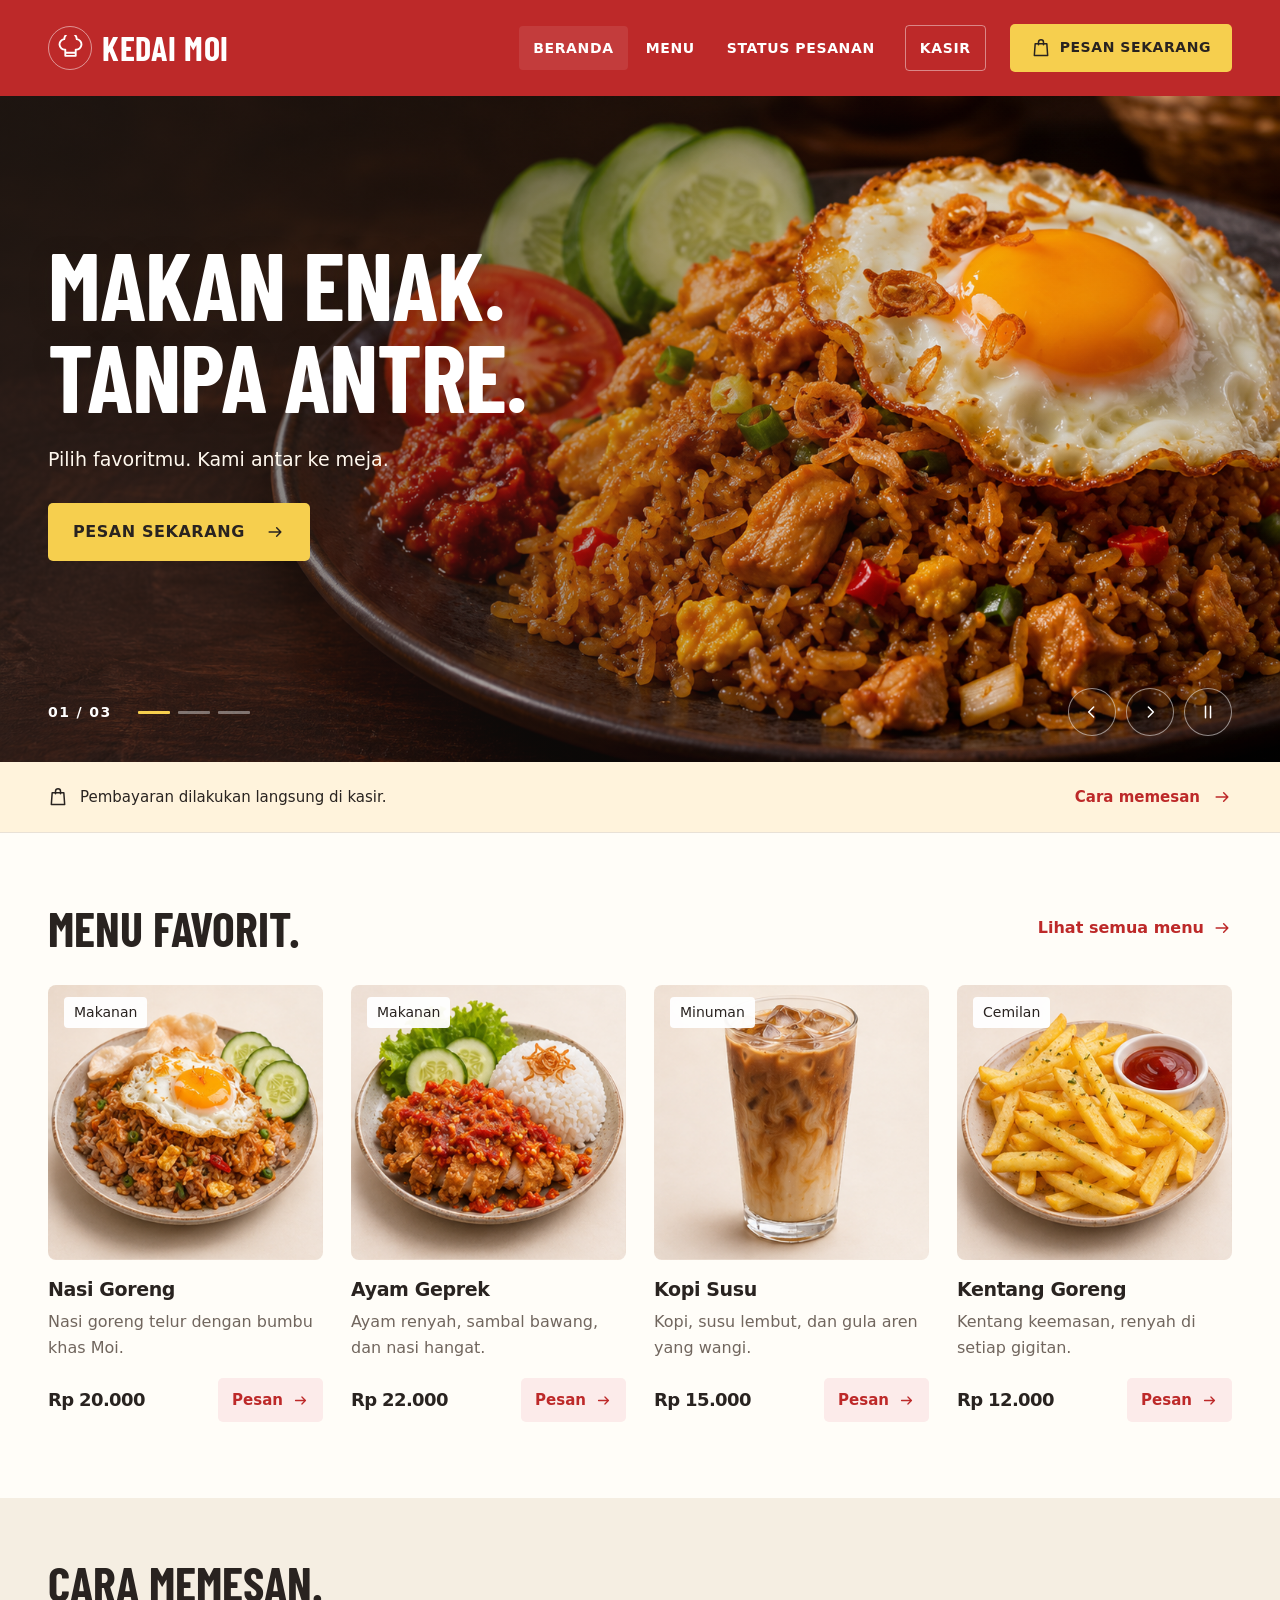
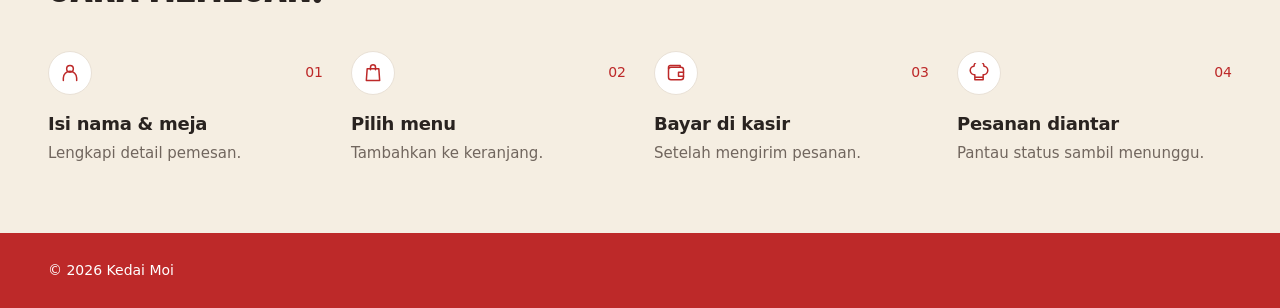
<file: index.html>
<!doctype html>
<html lang="id">
  <head>
    <meta charset="UTF-8" />
    <meta name="viewport" content="width=device-width, initial-scale=1" />
    <meta
      name="description"
      content="Kedai Moi — pilih menu favorit, pesan dari meja, dan pantau pesanan. Pembayaran langsung di kasir."
    />
    <meta name="theme-color" content="#bd2929" />
    <title>Beranda — Kedai Moi</title>
    <link rel="icon" href="img/favicon.svg" type="image/svg+xml" />
    <link rel="stylesheet" href="css/style.css" />
  </head>
  <body data-halaman="index">
    <a class="skip-link" href="#utama">Lewati ke konten</a>
    <header class="navbar">
      <div class="wadah">
        <a class="merek" href="index.html" aria-label="Kedai Moi, beranda"
          ><span class="logo"
            ><svg class="ikon" viewBox="0 0 24 24" aria-hidden="true">
              <path
                d="M7 14a5 5 0 0 1-1-10 6 6 0 0 1 12 0 5 5 0 0 1-1 10v6H7v-6Zm0 3h10"
              /></svg></span
          ><span>kedai moi</span></a
        >
        <nav class="nav-links" id="navigasi" aria-label="Navigasi utama">
          <a href="index.html" class="aktif" aria-current="page">Beranda</a
          ><a href="pesan.html">Menu</a><a href="status.html">Status Pesanan</a
          ><a href="dashboard.html" class="admin-link">Kasir</a>
        </nav>
        <div class="nav-kanan">
          <a
            aria-label="Pesan sekarang"
            class="tombol tombol-kuning pesan-cepat"
            href="pesan.html"
            ><svg class="ikon" viewBox="0 0 24 24" aria-hidden="true">
              <path d="M5 7h14l1 14H4L5 7Z" />
              <path d="M9 8V5a3 3 0 0 1 6 0v3" /></svg
            ><span>Pesan sekarang</span></a
          >
          <button
            class="hamburger"
            id="buka-navigasi"
            aria-expanded="false"
            aria-controls="navigasi"
            aria-label="Buka navigasi"
          >
            <svg class="ikon" viewBox="0 0 24 24" aria-hidden="true">
              <path d="M4 6h16M4 12h16M4 18h16" />
            </svg>
          </button>
        </div>
      </div>
    </header>
    <main id="utama">
      <section
        class="carousel"
        id="carousel-beranda"
        role="region"
        aria-roledescription="carousel"
        aria-label="Pilihan menu Kedai Moi"
        tabindex="0"
      >
        <h1 id="hero-judul" class="sr-only">
          Kedai Moi — makan enak tanpa antre
        </h1>
        <article
          id="slide-1"
          class="carousel-slide"
          aria-roledescription="slide"
          aria-label="1 dari 3"
        >
          <img
            class="carousel-foto"
            src="img/menu/hero-nasi.png"
            alt="Nasi goreng dengan telur, sambal, dan irisan timun."
            width="1672"
            height="941"
            fetchpriority="high"
            decoding="async"
          />
          <div class="carousel-tirai"></div>
          <div class="carousel-isi wadah">
            <div class="carousel-copy">
              <h2>MAKAN ENAK.<br />TANPA ANTRE.</h2>
              <p>Pilih favoritmu. Kami antar ke meja.</p>
              <a class="tombol tombol-kuning" href="pesan.html"
                >Pesan sekarang
                <svg class="ikon" viewBox="0 0 24 24" aria-hidden="true">
                  <path d="M5 12h14m-5-5 5 5-5 5" /></svg
              ></a>
            </div>
          </div>
        </article>
        <article
          id="slide-2"
          class="carousel-slide"
          aria-roledescription="slide"
          aria-label="2 dari 3"
          hidden
        >
          <img
            class="carousel-foto"
            src="img/menu/hero-minuman.png"
            alt="Kopi susu dingin dan es jeruk segar."
            width="1672"
            height="941"
            fetchpriority="low"
            decoding="async"
          />
          <div class="carousel-tirai"></div>
          <div class="carousel-isi wadah">
            <div class="carousel-copy">
              <h2>SEGARNYA,<br />BIKIN BETAH.</h2>
              <p>Kopi susu atau es jeruk? Pilihan ada di kamu.</p>
              <a class="tombol tombol-kuning" href="pesan.html"
                >Pilih minuman
                <svg class="ikon" viewBox="0 0 24 24" aria-hidden="true">
                  <path d="M5 12h14m-5-5 5 5-5 5" /></svg
              ></a>
            </div>
          </div>
        </article>
        <article
          id="slide-3"
          class="carousel-slide"
          aria-roledescription="slide"
          aria-label="3 dari 3"
          hidden
        >
          <img
            class="carousel-foto"
            src="img/menu/hero-cemilan.png"
            alt="Kentang goreng renyah dan dimsum ayam."
            width="1672"
            height="941"
            fetchpriority="low"
            decoding="async"
          />
          <div class="carousel-tirai"></div>
          <div class="carousel-isi wadah">
            <div class="carousel-copy">
              <h2>TEMAN SANTAI.<br />PAS DI HATI.</h2>
              <p>Cemilan hangat untuk menemani obrolan.</p>
              <a class="tombol tombol-kuning" href="pesan.html"
                >Lihat menu
                <svg class="ikon" viewBox="0 0 24 24" aria-hidden="true">
                  <path d="M5 12h14m-5-5 5 5-5 5" /></svg
              ></a>
            </div>
          </div>
        </article>
        <div class="carousel-controls wadah">
          <div class="carousel-posisi">
            <span id="nomor-slide">01 / 03</span>
            <div class="carousel-titik-grup" aria-label="Pilih slide">
              <button
                type="button"
                class="carousel-titik aktif"
                data-slide="0"
                aria-label="Tampilkan slide 1"
                aria-controls="slide-1"
                aria-pressed="true"
              ></button
              ><button
                type="button"
                class="carousel-titik"
                data-slide="1"
                aria-label="Tampilkan slide 2"
                aria-controls="slide-2"
                aria-pressed="false"
              ></button
              ><button
                type="button"
                class="carousel-titik"
                data-slide="2"
                aria-label="Tampilkan slide 3"
                aria-controls="slide-3"
                aria-pressed="false"
              ></button>
            </div>
          </div>
          <div class="carousel-panah">
            <button
              type="button"
              id="slide-sebelumnya"
              class="kontrol-carousel"
              aria-label="Slide sebelumnya"
            >
              <svg class="ikon" viewBox="0 0 24 24" aria-hidden="true">
                <path d="m14 6-6 6 6 6" />
              </svg></button
            ><button
              type="button"
              id="slide-berikutnya"
              class="kontrol-carousel"
              aria-label="Slide berikutnya"
            >
              <svg class="ikon" viewBox="0 0 24 24" aria-hidden="true">
                <path d="m10 6 6 6-6 6" />
              </svg></button
            ><button
              type="button"
              id="putar-carousel"
              class="kontrol-carousel"
              aria-label="Jeda carousel"
            >
              <svg class="ikon" viewBox="0 0 24 24" aria-hidden="true">
                <path d="M9 5v14M15 5v14" />
              </svg>
            </button>
          </div>
        </div>
        <p
          class="sr-only"
          id="status-carousel"
          aria-live="off"
          aria-atomic="true"
        >
          Slide 1 dari 3.
        </p>
      </section>
      <div class="info-pemesanan">
        <div class="wadah">
          <p>
            <svg class="ikon" viewBox="0 0 24 24" aria-hidden="true">
              <path d="M5 7h14l1 14H4L5 7Z" />
              <path d="M9 8V5a3 3 0 0 1 6 0v3" />
            </svg>
            Pembayaran dilakukan langsung di kasir.
          </p>
          <a href="#cara-pesan"
            >Cara memesan
            <svg class="ikon" viewBox="0 0 24 24" aria-hidden="true">
              <path d="M5 12h14m-5-5 5 5-5 5" /></svg
          ></a>
        </div>
      </div>
      <section
        class="bagian wadah menu-beranda"
        aria-labelledby="unggulan-judul"
      >
        <div class="judul-baris">
          <div>
            <h2 id="unggulan-judul">MENU FAVORIT.</h2>
          </div>
          <a class="tautan" href="pesan.html"
            >Lihat semua menu
            <svg class="ikon" viewBox="0 0 24 24" aria-hidden="true">
              <path d="M5 12h14m-5-5 5 5-5 5" /></svg
          ></a>
        </div>
        <div class="grid-unggulan" id="menu-unggulan"></div>
      </section>
      <div class="langkah-latar">
        <section
          class="langkah-area wadah"
          id="cara-pesan"
          aria-labelledby="langkah-judul"
        >
          <div class="judul-baris">
            <div>
              <h2 id="langkah-judul">CARA MEMESAN.</h2>
            </div>
          </div>
          <div class="grid-langkah">
            <article class="langkah">
              <span class="nomor-langkah">01</span>
              <div class="langkah-icon">
                <svg class="ikon" viewBox="0 0 24 24" aria-hidden="true">
                  <circle cx="12" cy="7" r="4" />
                  <path d="M4 21v-3a8 8 0 0 1 16 0v3" />
                </svg>
              </div>
              <h3>Isi nama &amp; meja</h3>
              <p>Lengkapi detail pemesan.</p>
            </article>
            <article class="langkah">
              <span class="nomor-langkah">02</span>
              <div class="langkah-icon">
                <svg class="ikon" viewBox="0 0 24 24" aria-hidden="true">
                  <path d="M5 7h14l1 14H4L5 7Z" />
                  <path d="M9 8V5a3 3 0 0 1 6 0v3" />
                </svg>
              </div>
              <h3>Pilih menu</h3>
              <p>Tambahkan ke keranjang.</p>
            </article>
            <article class="langkah">
              <span class="nomor-langkah">03</span>
              <div class="langkah-icon">
                <svg class="ikon" viewBox="0 0 24 24" aria-hidden="true">
                  <rect x="3" y="5" width="18" height="15" rx="3" />
                  <path d="M3 7V5a2 2 0 0 1 2-2h12v2m4 6h-6v5h6" />
                </svg>
              </div>
              <h3>Bayar di kasir</h3>
              <p>Setelah mengirim pesanan.</p>
            </article>
            <article class="langkah">
              <span class="nomor-langkah">04</span>
              <div class="langkah-icon">
                <svg class="ikon" viewBox="0 0 24 24" aria-hidden="true">
                  <path
                    d="M7 14a5 5 0 0 1-1-10 6 6 0 0 1 12 0 5 5 0 0 1-1 10v6H7v-6Zm0 3h10"
                  />
                </svg>
              </div>
              <h3>Pesanan diantar</h3>
              <p>Pantau status sambil menunggu.</p>
            </article>
          </div>
        </section>
      </div>
    </main>
    <!-- FOOTER -->
    <footer class="footer">
      <div class="wadah"><p>© 2026 Kedai Moi</p></div>
    </footer>
    <dialog
      id="modal-konfirmasi"
      aria-labelledby="judul-konfirmasi"
      aria-describedby="teks-konfirmasi"
    >
      <div class="modal-isi">
        <div class="modal-ikon">
          <svg class="ikon" viewBox="0 0 24 24" aria-hidden="true">
            <path d="M5 7h14l1 14H4L5 7Z" />
            <path d="M9 8V5a3 3 0 0 1 6 0v3" />
          </svg>
        </div>
        <h2 id="judul-konfirmasi">Konfirmasi</h2>
        <p id="teks-konfirmasi" class="modal-teks"></p>
        <div class="modal-aksi">
          <button class="tombol sekunder" id="batal-konfirmasi">Kembali</button
          ><button class="tombol" id="setuju-konfirmasi">Ya, lanjutkan</button>
        </div>
      </div>
    </dialog>

    <div
      id="toast-area"
      class="toast-area"
      aria-live="polite"
      aria-atomic="false"
    ></div>
    <noscript
      ><p class="catatan">
        Test.
      </p></noscript
    >
    <script src="js/storage.js"></script>
    <script src="js/validasi.js"></script>
    <script src="js/ui.js"></script>
    <script src="js/beranda.js"></script>
    <script src="js/carousel.js"></script>
    <script src="js/tampilan.js"></script>
  </body>
</html>
</file>
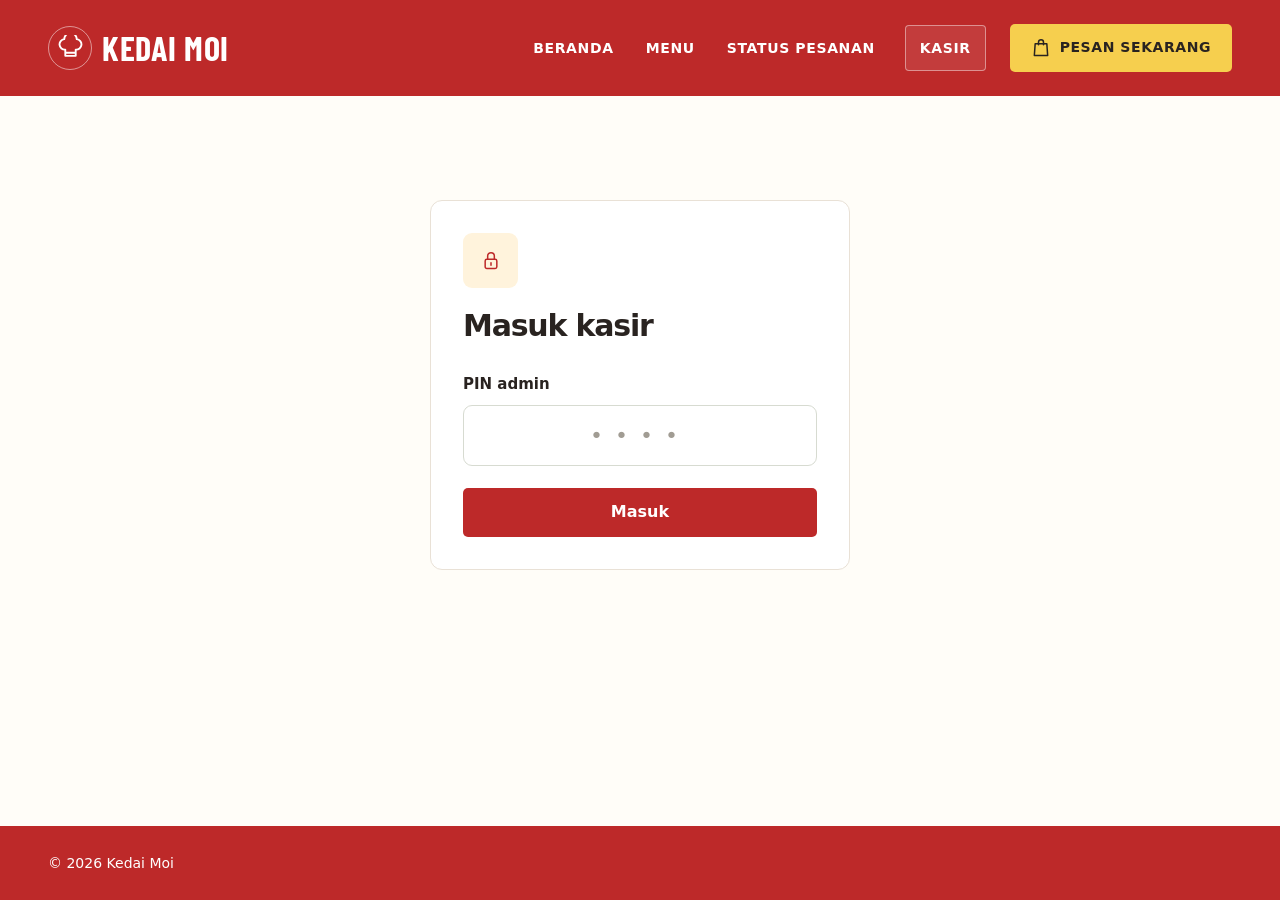
<file: dashboard.html>
<!DOCTYPE html>
<html lang="id">
  <head>
    <meta charset="UTF-8" />
    <meta name="viewport" content="width=device-width, initial-scale=1" />
    <meta
      name="description"
      content="Kedai Moi — pilih menu favorit, pesan dari meja, dan pantau pesanan. Pembayaran langsung di kasir."
    />
    <meta name="theme-color" content="#bd2929" />
    <title>Dashboard — Kedai Moi</title>
    <link rel="icon" href="img/favicon.svg" type="image/svg+xml" />
    <link rel="stylesheet" href="css/style.css" />
  </head>
  <body data-halaman="dashboard">
    <a class="skip-link" href="#utama">Lewati ke konten</a>
    <header class="navbar">
      <div class="wadah">
        <a class="merek" href="index.html" aria-label="Kedai Moi, beranda"
          ><span class="logo"
            ><svg class="ikon" viewBox="0 0 24 24" aria-hidden="true">
              <path
                d="M7 14a5 5 0 0 1-1-10 6 6 0 0 1 12 0 5 5 0 0 1-1 10v6H7v-6Zm0 3h10"
              /></svg></span
          ><span>kedai moi</span></a
        >
        <nav class="nav-links" id="navigasi" aria-label="Navigasi utama">
          <a href="index.html">Beranda</a><a href="pesan.html">Menu</a
          ><a href="status.html">Status Pesanan</a
          ><a href="dashboard.html" class="admin-link aktif">Kasir</a>
        </nav>
        <div class="nav-kanan">
          <a aria-label="Pesan sekarang" class="tombol tombol-kuning pesan-cepat" href="pesan.html"
            ><svg class="ikon" viewBox="0 0 24 24" aria-hidden="true">
              <path d="M5 7h14l1 14H4L5 7Z" />
              <path d="M9 8V5a3 3 0 0 1 6 0v3" /></svg
            ><span>Pesan sekarang</span></a
          >
          <button
            class="hamburger"
            id="buka-navigasi"
            aria-expanded="false"
            aria-controls="navigasi"
            aria-label="Buka navigasi"
          >
            <svg class="ikon" viewBox="0 0 24 24" aria-hidden="true">
              <path d="M4 6h16M4 12h16M4 18h16" />
            </svg>
          </button>
        </div>
      </div>
    </header>
    <main id="utama" class="wadah halaman">
      <!-- LOGIN ADMIN -->
      <section id="login-admin" class="panel login-wrap">
        <div class="kotak-icon">
          <svg class="ikon" viewBox="0 0 24 24" aria-hidden="true">
            <rect x="5" y="10" width="14" height="11" rx="2" />
            <path d="M8 10V6a4 4 0 0 1 8 0v4m-4 4v3" />
          </svg>
        </div>

        <h1>Masuk kasir</h1>

        <form id="form-login" novalidate>
          <div class="field">
            <label for="pin">PIN admin</label
            ><input
              id="pin"
              name="pin"
              type="password"
              inputmode="numeric"
              pattern="[0-9]{4}"
              maxlength="4"
              autocomplete="current-password"
              required
              placeholder="••••"
              aria-describedby="error-pin"
            /><span class="error" id="error-pin"></span>
          </div>
          <button class="tombol penuh" type="submit">Masuk</button>
        </form>
      </section>
      <div id="konten-admin" hidden>
        <nav class="admin-nav" aria-label="Navigasi admin">
          <a href="dashboard.html" class="aktif" aria-current="page">Dashboard</a
          ><a href="menu-admin.html">Kelola Menu</a><a href="pesanan.html">Kelola Pesanan</a
          ><a href="index.html" id="keluar-admin">Keluar ↗</a>
        </nav>
        <div class="kepala-halaman">
          <h1>Dashboard</h1>
        </div>
        <!-- RINGKASAN -->
        <section id="statistik" class="stat-grid" aria-label="Ringkasan penjualan"></section>
        <!-- GRAFIK CHART.JS -->
        <section class="grafik-grid">
          <article class="panel">
            <h2>Pesanan per status</h2>

            <div class="grafik-area">
              <canvas
                id="grafik-status"
                role="img"
                aria-label="Grafik jumlah pesanan menurut status"
              ></canvas>
              <div id="kosong-status" class="grafik-kosong" hidden>
                <span>◌</span>Belum ada pesanan
              </div>
            </div>
            <p id="ringkas-status" class="grafik-legenda sr-only"></p>
          </article>
          <article class="panel">
            <h2>Menu terlaris</h2>
            <p class="panel-sub">Dari pesanan selesai</p>
            <div class="grafik-area">
              <canvas id="grafik-menu" role="img" aria-label="Grafik lima menu terlaris"></canvas>
              <div id="kosong-menu" class="grafik-kosong" hidden>Belum ada pesanan selesai</div>
            </div>
            <p id="ringkas-menu" class="grafik-legenda sr-only"></p>
          </article>
        </section>
        <section>
          <div class="judul-baris">
            <div>
              <h2>Pesanan terbaru</h2>
            </div>
            <a class="tautan" href="pesanan.html"
              >Lihat semua
              <svg class="ikon" viewBox="0 0 24 24" aria-hidden="true">
                <path d="M5 12h14m-5-5 5 5-5 5" /></svg
            ></a>
          </div>
          <div class="tabel-bungkus" tabindex="0" role="region" aria-label="Tabel dapat digeser">
            <table>
              <thead>
                <tr>
                  <th scope="col">Pesanan</th>
                  <th scope="col">Pelanggan</th>
                  <th scope="col">Meja</th>
                  <th scope="col">Total</th>
                  <th scope="col">Status</th>
                </tr>
              </thead>
              <tbody id="pesanan-terbaru"></tbody>
            </table>
          </div>
        </section>
      </div>
    </main>
    <!-- FOOTER -->
    <footer class="footer">
      <div class="wadah"><p>© 2026 Kedai Moi</p></div>
    </footer>
    <dialog
      id="modal-konfirmasi"
      aria-labelledby="judul-konfirmasi"
      aria-describedby="teks-konfirmasi"
    >
      <div class="modal-isi">
        <div class="modal-ikon">
          <svg class="ikon" viewBox="0 0 24 24" aria-hidden="true">
            <path d="M5 7h14l1 14H4L5 7Z" />
            <path d="M9 8V5a3 3 0 0 1 6 0v3" />
          </svg>
        </div>
        <h2 id="judul-konfirmasi">Konfirmasi</h2>
        <p id="teks-konfirmasi" class="modal-teks"></p>
        <div class="modal-aksi">
          <button class="tombol sekunder" id="batal-konfirmasi">Kembali</button
          ><button class="tombol" id="setuju-konfirmasi">Ya, lanjutkan</button>
        </div>
      </div>
    </dialog>

    <div id="toast-area" class="toast-area" aria-live="polite" aria-atomic="false"></div>
    <noscript
      ><p class="catatan">
        Aktifkan JavaScript agar pemesanan dan pengelolaan data dapat digunakan.
      </p></noscript
    >
    <script src="js/storage.js"></script>
    <script src="js/validasi.js"></script>
    <script src="js/ui.js"></script>
    <script src="js/export.js"></script>
    <script src="vendor/chart.umd.js"></script>
    <script src="js/dashboard.js"></script>
    <script src="js/tampilan.js"></script>
  </body>
</html>
</file>
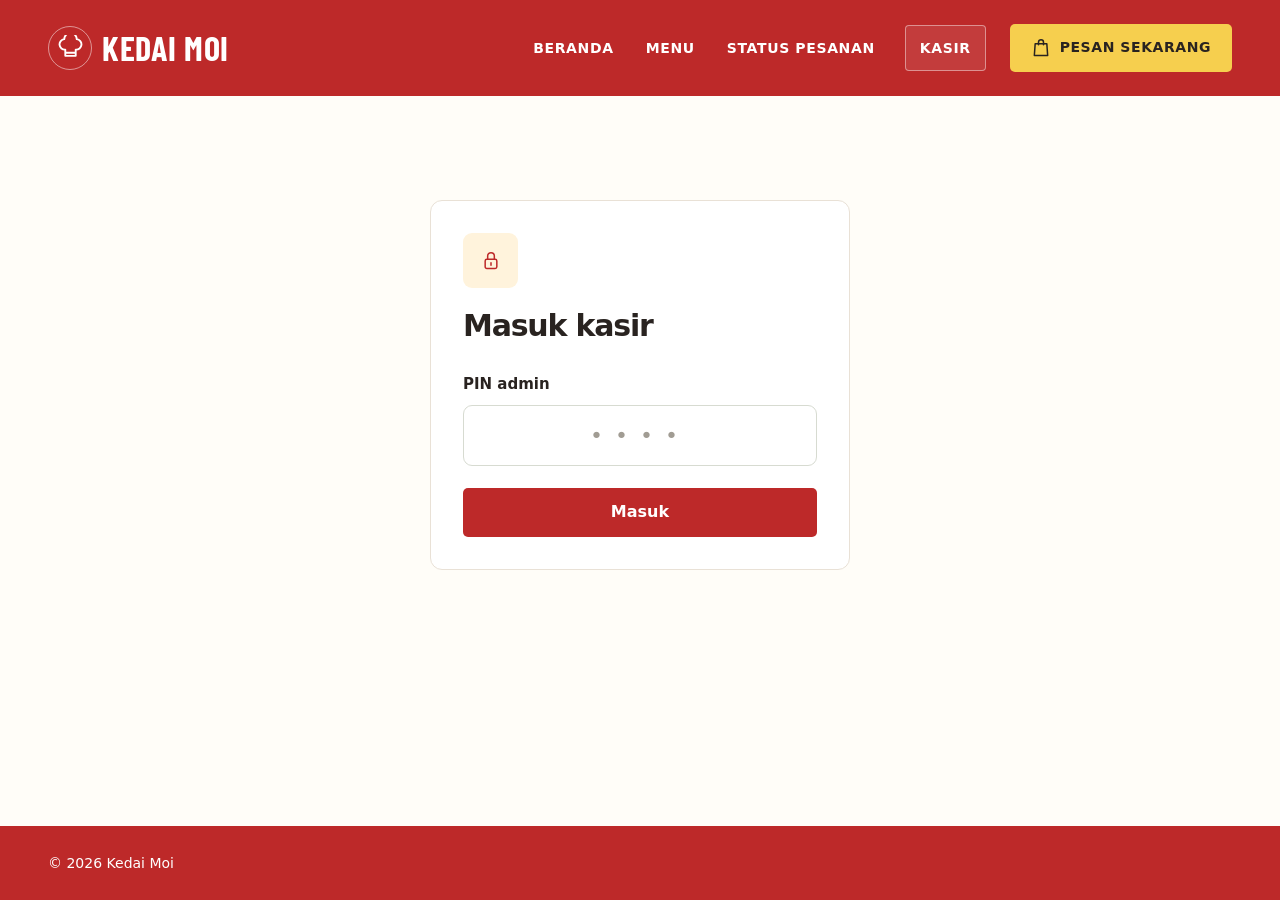
<file: menu-admin.html>
<!DOCTYPE html>
<html lang="id">
  <head>
    <meta charset="UTF-8" />
    <meta name="viewport" content="width=device-width, initial-scale=1" />
    <meta
      name="description"
      content="Kedai Moi — pilih menu favorit, pesan dari meja, dan pantau pesanan. Pembayaran langsung di kasir."
    />
    <meta name="theme-color" content="#bd2929" />
    <title>Kelola Menu — Kedai Moi</title>
    <link rel="icon" href="img/favicon.svg" type="image/svg+xml" />
    <link rel="stylesheet" href="css/style.css" />
  </head>
  <body data-halaman="menu-admin">
    <a class="skip-link" href="#utama">Lewati ke konten</a>
   
    <header class="navbar">
      <div class="wadah">
        <a class="merek" href="index.html" aria-label="Kedai Moi, beranda"
          ><span class="logo"
            ><svg class="ikon" viewBox="0 0 24 24" aria-hidden="true">
              <path
                d="M7 14a5 5 0 0 1-1-10 6 6 0 0 1 12 0 5 5 0 0 1-1 10v6H7v-6Zm0 3h10"
              /></svg></span
          ><span>kedai moi</span></a
        >
        <nav class="nav-links" id="navigasi" aria-label="Navigasi utama">
          <a href="index.html">Beranda</a><a href="pesan.html">Menu</a
          ><a href="status.html">Status Pesanan</a
          ><a href="dashboard.html" class="admin-link aktif">Kasir</a>
        </nav>
        <div class="nav-kanan">
          <a aria-label="Pesan sekarang" class="tombol tombol-kuning pesan-cepat" href="pesan.html"
            ><svg class="ikon" viewBox="0 0 24 24" aria-hidden="true">
              <path d="M5 7h14l1 14H4L5 7Z" />
              <path d="M9 8V5a3 3 0 0 1 6 0v3" /></svg
            ><span>Pesan sekarang</span></a
          >
          <button
            class="hamburger"
            id="buka-navigasi"
            aria-expanded="false"
            aria-controls="navigasi"
            aria-label="Buka navigasi"
          >
            <svg class="ikon" viewBox="0 0 24 24" aria-hidden="true">
              <path d="M4 6h16M4 12h16M4 18h16" />
            </svg>
          </button>
        </div>
      </div>
    </header>
    
    <main id="utama" class="wadah halaman">
      <!-- LOGIN ADMIN -->
      <section id="login-admin" class="panel login-wrap">
        <div class="kotak-icon">
          <svg class="ikon" viewBox="0 0 24 24" aria-hidden="true">
            <rect x="5" y="10" width="14" height="11" rx="2" />
            <path d="M8 10V6a4 4 0 0 1 8 0v4m-4 4v3" />
          </svg>
        </div>

        <h1>Masuk kasir</h1>

        <form id="form-login" novalidate>
          <div class="field">
            <label for="pin">PIN admin</label
            ><input
              id="pin"
              name="pin"
              type="password"
              inputmode="numeric"
              pattern="[0-9]{4}"
              maxlength="4"
              autocomplete="current-password"
              required
              placeholder="••••"
              aria-describedby="error-pin"
            /><span class="error" id="error-pin"></span>
          </div>
          <button class="tombol penuh" type="submit">Masuk</button>
        </form>
      </section>
      <div id="konten-admin" hidden>
        <nav class="admin-nav" aria-label="Navigasi admin">
          <a href="dashboard.html">Dashboard</a
          ><a href="menu-admin.html" class="aktif" aria-current="page">Kelola Menu</a
          ><a href="pesanan.html">Kelola Pesanan</a
          ><a href="index.html" id="keluar-admin">Keluar ↗</a>
        </nav>
        <div class="admin-judul">
          <div class="kepala-halaman">
            <h1>Kelola menu</h1>
          </div>
          <div class="grup-tombol">
            <button class="tombol sekunder" id="export-menu">
              <svg class="ikon" viewBox="0 0 24 24" aria-hidden="true">
                <path d="M12 3v12m-4-4 4 4 4-4M4 17v4h16v-4" />
              </svg>
              Export CSV</button
            ><button class="tombol" id="tambah-menu">+ Tambah Menu</button>
          </div>
        </div>
        <section aria-label="Daftar menu">
          <div class="toolbar">
            <div class="input-ikon">
              <svg class="ikon" viewBox="0 0 24 24" aria-hidden="true">
                <circle cx="10.5" cy="10.5" r="6.5" />
                <path d="m16 16 5 5" /></svg
              ><label class="sr-only" for="cari-admin-menu">Cari nama menu...</label
              ><input
                id="cari-admin-menu"
                type="search"
                placeholder="Cari nama menu..."
                autocomplete="off"
              />
            </div>
            <label class="sr-only" for="filter-kategori">Kategori</label
            ><select id="filter-kategori" aria-label="Kategori">
              <option value="Semua">Semua kategori</option>
              <option value="Makanan">Makanan</option>
              <option value="Minuman">Minuman</option>
              <option value="Cemilan">Cemilan</option></select
            ><label class="sr-only" for="filter-tersedia">Ketersediaan</label
            ><select id="filter-tersedia" aria-label="Ketersediaan">
              <option value="Semua">Semua ketersediaan</option>
              <option value="true">Tersedia</option>
              <option value="false">Habis</option>
            </select>
          </div>
          <p id="jumlah-admin-menu" class="jumlah-hasil" aria-live="polite"></p>
          <div class="tabel-bungkus" tabindex="0" role="region" aria-label="Tabel dapat digeser">
            <table>
              <thead>
                <tr>
                  <th scope="col">Menu</th>
                  <th scope="col">Kategori</th>
                  <th scope="col">Harga</th>
                  <th scope="col">Ketersediaan</th>
                  <th scope="col">Aksi</th>
                </tr>
              </thead>
              <tbody id="tabel-menu"></tbody>
            </table>
          </div>
        </section>
      </div>
    </main>
    <!-- FOOTER -->
    <footer class="footer">
      <div class="wadah"><p>© 2026 Kedai Moi</p></div>
    </footer>
    <dialog
      id="modal-konfirmasi"
      aria-labelledby="judul-konfirmasi"
      aria-describedby="teks-konfirmasi"
    >
      <div class="modal-isi">
        <div class="modal-ikon">
          <svg class="ikon" viewBox="0 0 24 24" aria-hidden="true">
            <path d="M5 7h14l1 14H4L5 7Z" />
            <path d="M9 8V5a3 3 0 0 1 6 0v3" />
          </svg>
        </div>
        <h2 id="judul-konfirmasi">Konfirmasi</h2>
        <p id="teks-konfirmasi" class="modal-teks"></p>
        <div class="modal-aksi">
          <button class="tombol sekunder" id="batal-konfirmasi">Kembali</button
          ><button class="tombol" id="setuju-konfirmasi">Ya, lanjutkan</button>
        </div>
      </div>
    </dialog>
    <dialog id="modal-menu" aria-labelledby="judul-modal-menu">
      <div class="modal-isi">
        <div class="modal-kepala">
          <h2 id="judul-modal-menu">Tambah Menu</h2>
          <button class="tutup-modal" data-tutup="modal-menu" aria-label="Tutup">×</button>
        </div>
        <form id="form-menu" novalidate>
          <div class="field">
            <label for="menu-nama">Nama menu</label
            ><input
              id="menu-nama"
              name="menu-nama"
              type="text"
              placeholder="Contoh: Nasi Goreng"
              required
              maxlength="80"
              aria-describedby="error-menu-nama"
            /><span class="error" id="error-menu-nama"></span>
          </div>
          <div class="form-dua">
            <div class="field">
              <label for="menu-kategori">Kategori</label
              ><select id="menu-kategori" required aria-describedby="error-menu-kategori">
                <option value="">Pilih kategori</option>
                <option>Makanan</option>
                <option>Minuman</option>
                <option>Cemilan</option></select
              ><span class="error" id="error-menu-kategori"></span>
            </div>
            <div class="field">
              <label for="menu-harga">Harga (Rp)</label
              ><input
                id="menu-harga"
                name="menu-harga"
                type="number"
                placeholder="20000"
                min="1"
                step="1"
                required
                aria-describedby="error-menu-harga"
              /><span class="error" id="error-menu-harga"></span>
            </div>
          </div>
          <div class="field">
            <label for="menu-deskripsi">Deskripsi <span>· maksimal 80 karakter</span></label
            ><textarea
              id="menu-deskripsi"
              maxlength="80"
              placeholder="Ceritakan rasa menu ini..."
              aria-describedby="error-menu-deskripsi"
            ></textarea
            ><span class="error" id="error-menu-deskripsi"></span>
          </div>
          <div class="field">
            <label for="menu-emoji">Emoji menu</label
            ><input
              id="menu-emoji"
              name="menu-emoji"
              type="text"
              value="🍽️"
              maxlength="12"
              placeholder="🍽️"
              aria-describedby="error-menu-emoji"
            /><span class="error" id="error-menu-emoji"></span>
          </div>
          <label class="cek"
            ><input id="menu-tersedia" type="checkbox" checked /> Menu tersedia untuk dipesan</label
          >
          <div class="modal-aksi">
            <button class="tombol sekunder" type="button" data-tutup="modal-menu">Batal</button
            ><button type="submit" class="tombol">Simpan Menu</button>
          </div>
        </form>
      </div>
    </dialog>
    <div id="toast-area" class="toast-area" aria-live="polite" aria-atomic="false"></div>
    <noscript
      ><p class="catatan">
        Aktifkan JavaScript agar pemesanan dan pengelolaan data dapat digunakan.
      </p></noscript
    >
    <script src="js/storage.js"></script>
    <script src="js/validasi.js"></script>
    <script src="js/ui.js"></script>
    <script src="js/export.js"></script>
    <script src="js/menu-admin.js"></script>
    <script src="js/tampilan.js"></script>
  </body>
</html>
</file>
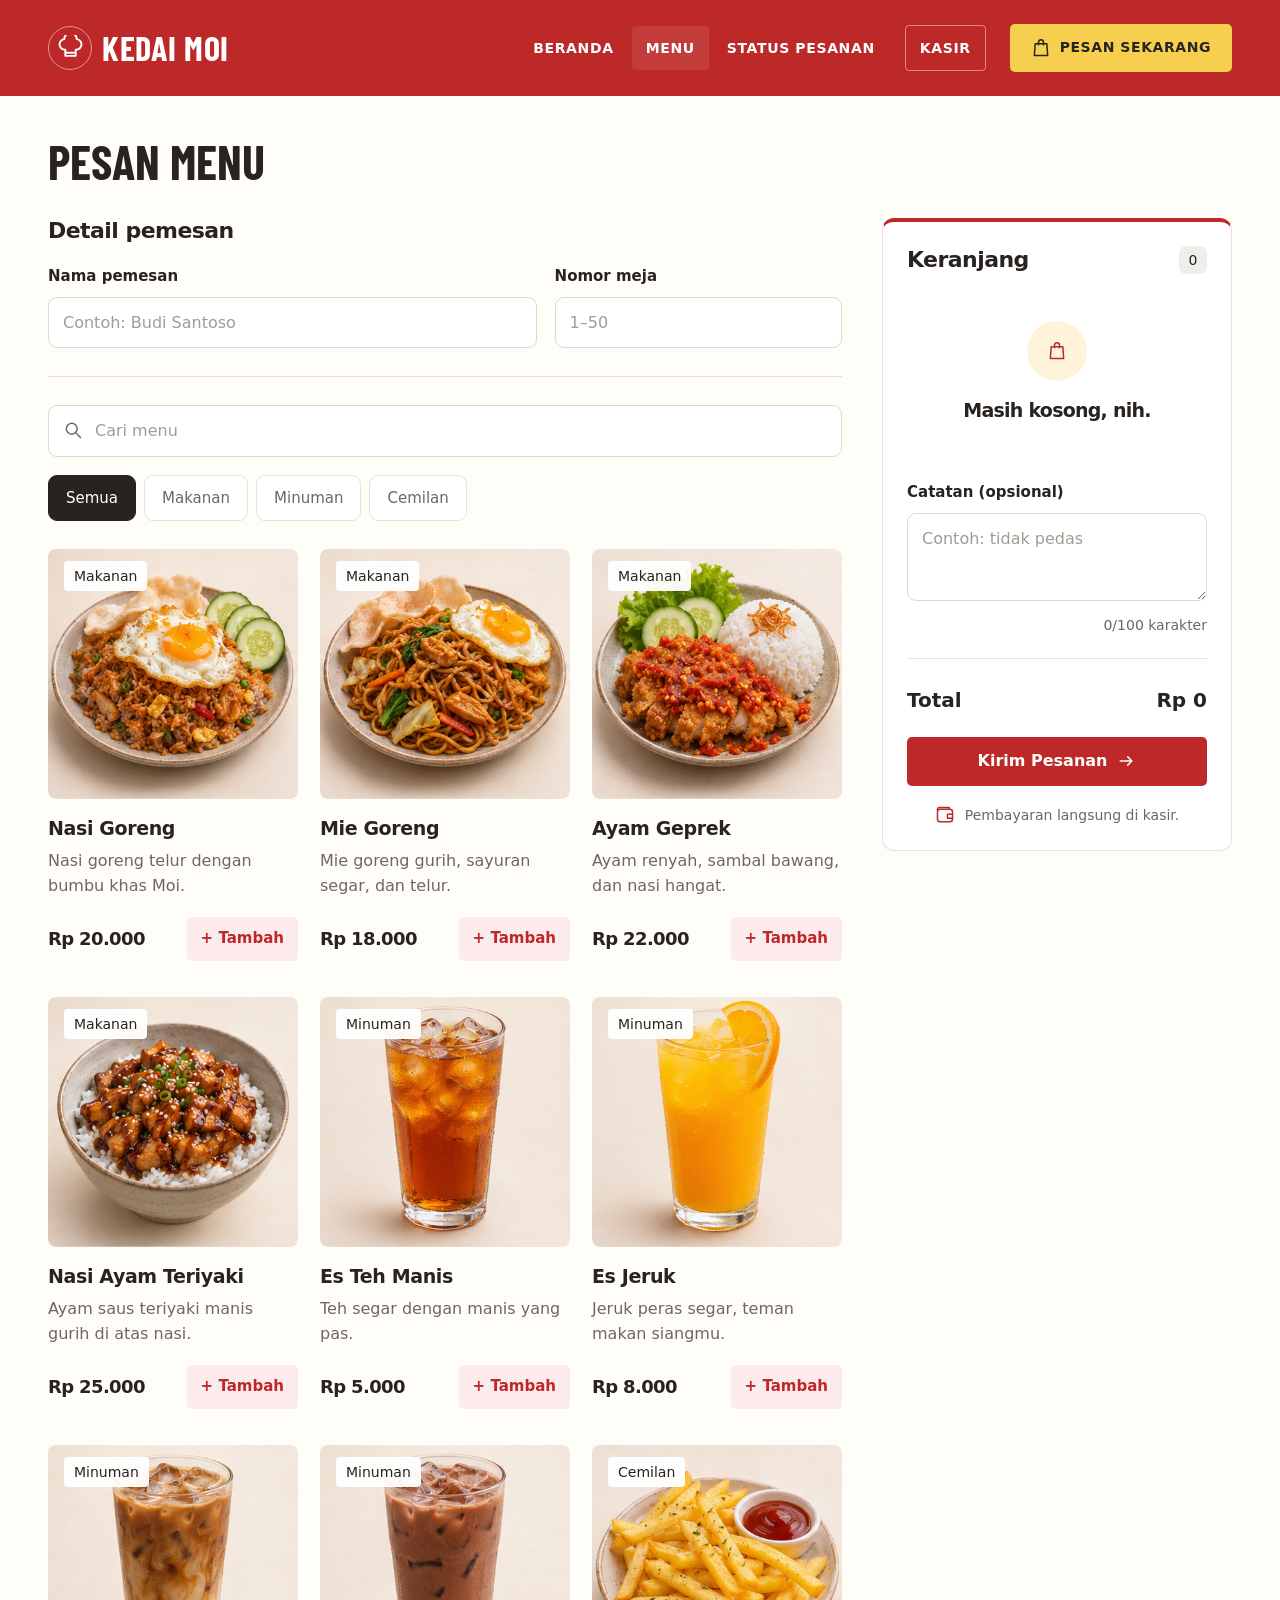
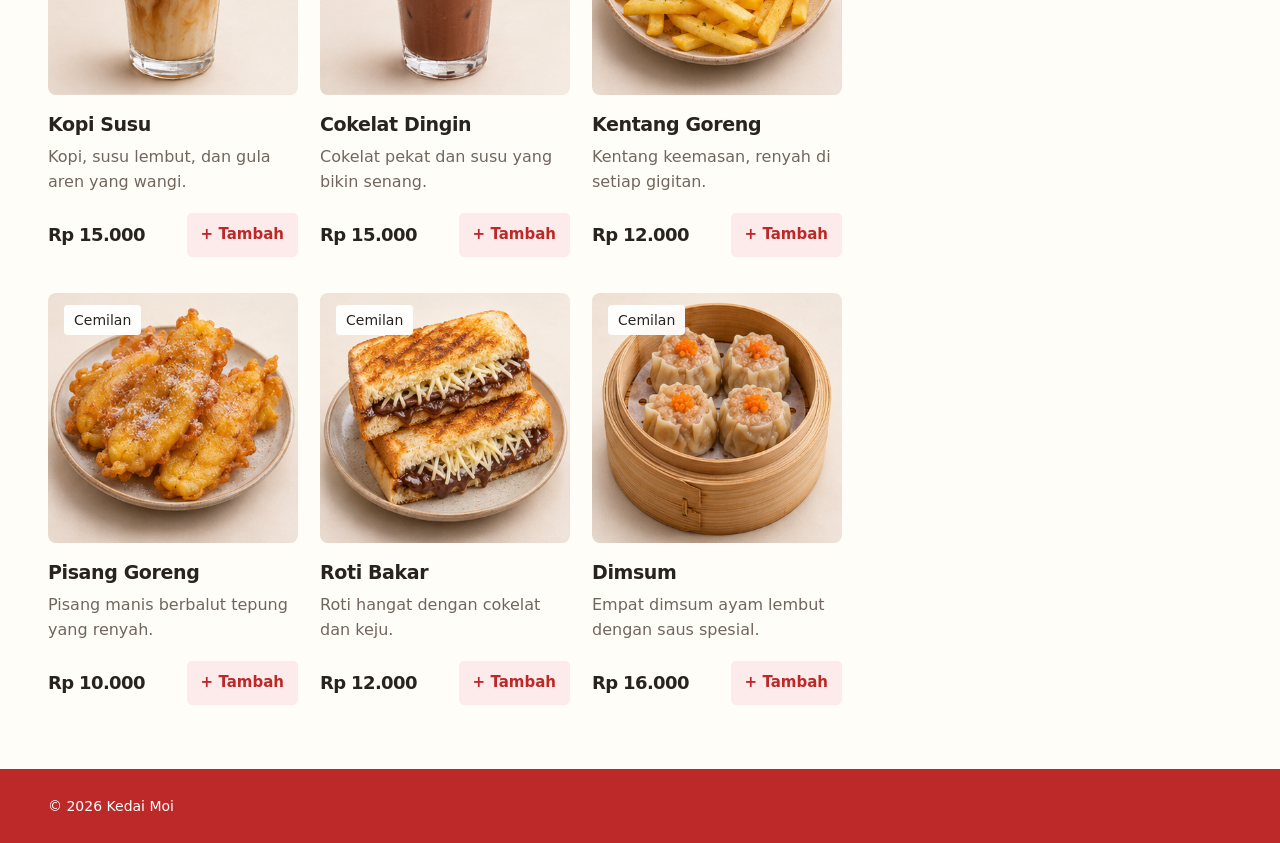
<file: pesan.html>
<!DOCTYPE html>
<html lang="id">
  <head>
    <meta charset="UTF-8" />
    <meta name="viewport" content="width=device-width, initial-scale=1" />
    <meta
      name="description"
      content="Kedai Moi — pilih menu favorit, pesan dari meja, dan pantau pesanan. Pembayaran langsung di kasir."
    />
    <meta name="theme-color" content="#bd2929" />
    <title>Pesan Menu — Kedai Moi</title>
    <link rel="icon" href="img/favicon.svg" type="image/svg+xml" />
    <link rel="stylesheet" href="css/style.css" />
  </head>
  <body data-halaman="pesan">
    <a class="skip-link" href="#utama">Lewati ke konten</a>
    <header class="navbar">
      <div class="wadah">
        <a class="merek" href="index.html" aria-label="Kedai Moi, beranda"
          ><span class="logo"
            ><svg class="ikon" viewBox="0 0 24 24" aria-hidden="true">
              <path
                d="M7 14a5 5 0 0 1-1-10 6 6 0 0 1 12 0 5 5 0 0 1-1 10v6H7v-6Zm0 3h10"
              /></svg></span
          ><span>kedai moi</span></a
        >
        <nav class="nav-links" id="navigasi" aria-label="Navigasi utama">
          <a href="index.html">Beranda</a
          ><a href="pesan.html" class="aktif" aria-current="page">Menu</a
          ><a href="status.html">Status Pesanan</a
          ><a href="dashboard.html" class="admin-link">Kasir</a>
        </nav>
        <div class="nav-kanan">
          <a aria-label="Pesan sekarang" class="tombol tombol-kuning pesan-cepat" href="pesan.html"
            ><svg class="ikon" viewBox="0 0 24 24" aria-hidden="true">
              <path d="M5 7h14l1 14H4L5 7Z" />
              <path d="M9 8V5a3 3 0 0 1 6 0v3" /></svg
            ><span>Pesan sekarang</span></a
          >
          <button
            class="hamburger"
            id="buka-navigasi"
            aria-expanded="false"
            aria-controls="navigasi"
            aria-label="Buka navigasi"
          >
            <svg class="ikon" viewBox="0 0 24 24" aria-hidden="true">
              <path d="M4 6h16M4 12h16M4 18h16" />
            </svg>
          </button>
        </div>
      </div>
    </header>
    <main id="utama" class="wadah halaman pesan-page">
      <div class="kepala-halaman">
        <h1>Pesan menu</h1>
      </div>
      <section id="pesan-sukses" class="sukses-panel" hidden aria-live="polite"></section>
      <div class="layout-pesan">
        <div>
          <section class="panel identitas" aria-labelledby="identitas-judul">
            <div class="judul-icon">
              <h2 id="identitas-judul">Detail pemesan</h2>
            </div>
            <form id="form-pelanggan" novalidate>
              <div class="form-dua">
                <div class="field">
                  <label for="nama">Nama pemesan</label
                  ><input
                    id="nama"
                    name="nama"
                    type="text"
                    placeholder="Contoh: Budi Santoso"
                    autocomplete="name"
                    required
                    maxlength="80"
                    aria-describedby="error-nama"
                  /><span class="error" id="error-nama"></span>
                </div>
                <div class="field">
                  <label for="no-meja">Nomor meja</label
                  ><input
                    id="no-meja"
                    name="no-meja"
                    type="number"
                    placeholder="1–50"
                    min="1"
                    max="50"
                    step="1"
                    required
                    aria-describedby="error-no-meja"
                  /><span class="error" id="error-no-meja"></span>
                </div>
              </div>
            </form>
          </section>
          <section aria-labelledby="pilih-menu-judul">
            <h2 id="pilih-menu-judul" class="sr-only">Pilih menu</h2>
            <div class="input-ikon">
              <svg class="ikon" viewBox="0 0 24 24" aria-hidden="true">
                <circle cx="10.5" cy="10.5" r="6.5" />
                <path d="m16 16 5 5" /></svg
              ><label class="sr-only" for="cari-menu">Cari menu favoritmu...</label
              ><input id="cari-menu" type="search" placeholder="Cari menu" autocomplete="off" />
            </div>
            <div class="filter-kategori" aria-label="Kategori menu">
              <button type="button" data-kategori="Semua" class="aktif" aria-pressed="true">
                Semua</button
              ><button type="button" data-kategori="Makanan" aria-pressed="false">Makanan</button
              ><button type="button" data-kategori="Minuman" aria-pressed="false">Minuman</button
              ><button type="button" data-kategori="Cemilan" aria-pressed="false">Cemilan</button>
            </div>
            <p class="jumlah-hasil sr-only" id="jumlah-menu" aria-live="polite"></p>
            <div id="grid-menu" class="grid-menu"></div>
          </section>
        </div>
        <aside id="keranjang" class="panel keranjang" aria-label="Keranjang pesanan">
          <div class="judul-icon">
            <h2>Keranjang</h2>
            <span class="jumlah-badge" id="jumlah-keranjang">0</span>
          </div>
          <div id="isi-keranjang"></div>
          <span class="error" id="error-keranjang" role="alert"></span>
          <div class="field">
            <label for="catatan">Catatan (opsional)</label
            ><textarea
              id="catatan"
              placeholder="Contoh: tidak pedas"
              maxlength="100"
              aria-describedby="error-catatan"
            ></textarea
            ><span class="error" id="error-catatan"></span>
            <div class="kecil redup" id="hitung-catatan">0/100 karakter</div>
          </div>
          <div class="ringkasan">
            <div hidden class="baris-total">
              <span class="redup">Subtotal</span><span id="subtotal">Rp0</span>
            </div>

            <div class="baris-total total"><span>Total</span><strong id="total">Rp0</strong></div>
          </div>
          <button type="button" class="tombol penuh" id="kirim-pesanan">
            Kirim Pesanan
            <svg class="ikon" viewBox="0 0 24 24" aria-hidden="true">
              <path d="M5 12h14m-5-5 5 5-5 5" />
            </svg>
          </button>
          <div class="catatan">
            <svg class="ikon" viewBox="0 0 24 24" aria-hidden="true">
              <rect x="3" y="5" width="18" height="15" rx="3" />
              <path d="M3 7V5a2 2 0 0 1 2-2h12v2m4 6h-6v5h6" /></svg
            ><span>Pembayaran langsung di kasir.</span>
          </div>
        </aside>
      </div>
      <a href="#keranjang" class="keranjang-melayang"
        ><span
          ><svg class="ikon" viewBox="0 0 24 24" aria-hidden="true">
            <path d="M5 7h14l1 14H4L5 7Z" />
            <path d="M9 8V5a3 3 0 0 1 6 0v3" /></svg
          >Lihat keranjang (<span id="mobile-jumlah">0</span>)</span
        ><strong id="mobile-total">Rp0</strong></a
      >
    </main>
    <footer class="footer">
      <div class="wadah"><p>© 2026 Kedai Moi</p></div>
    </footer>
    <dialog
      id="modal-konfirmasi"
      aria-labelledby="judul-konfirmasi"
      aria-describedby="teks-konfirmasi"
    >
      <div class="modal-isi">
        <div class="modal-ikon">
          <svg class="ikon" viewBox="0 0 24 24" aria-hidden="true">
            <path d="M5 7h14l1 14H4L5 7Z" />
            <path d="M9 8V5a3 3 0 0 1 6 0v3" />
          </svg>
        </div>
        <h2 id="judul-konfirmasi">Konfirmasi</h2>
        <p id="teks-konfirmasi" class="modal-teks"></p>
        <div class="modal-aksi">
          <button class="tombol sekunder" id="batal-konfirmasi">Kembali</button
          ><button class="tombol" id="setuju-konfirmasi">Ya, lanjutkan</button>
        </div>
      </div>
    </dialog>

    <div id="toast-area" class="toast-area" aria-live="polite" aria-atomic="false"></div>
    <noscript
      ><p class="catatan">
        Test.
      </p></noscript
    >
    <script src="js/storage.js"></script>
    <script src="js/validasi.js"></script>
    <script src="js/ui.js"></script>
    <script src="js/pesan.js"></script>
    <script src="js/tampilan.js"></script>
  </body>
</html>
</file>
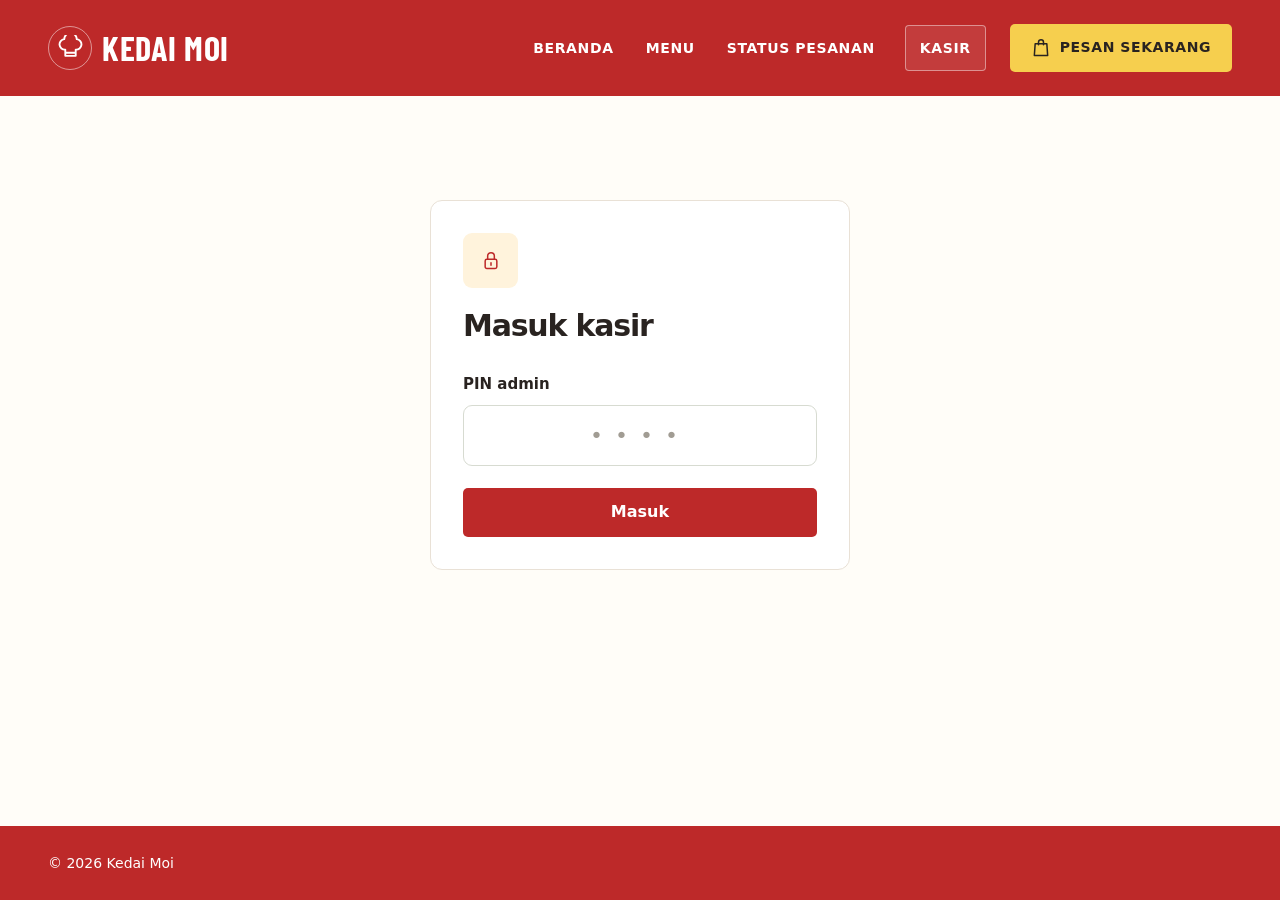
<file: pesanan.html>
<!DOCTYPE html>
<html lang="id">
  <head>
    <meta charset="UTF-8" />
    <meta name="viewport" content="width=device-width, initial-scale=1" />
    <meta
      name="description"
      content="Kedai Moi — pilih menu favorit, pesan dari meja, dan pantau pesanan. Pembayaran langsung di kasir."
    />
    <meta name="theme-color" content="#bd2929" />
    <title>Kelola Pesanan — Kedai Moi</title>
    <link rel="icon" href="img/favicon.svg" type="image/svg+xml" />
    <link rel="stylesheet" href="css/style.css" />
  </head>
  <body data-halaman="pesanan">
    <a class="skip-link" href="#utama">Lewati ke konten</a>
    <header class="navbar">
      <div class="wadah">
        <a class="merek" href="index.html" aria-label="Kedai Moi, beranda"
          ><span class="logo"
            ><svg class="ikon" viewBox="0 0 24 24" aria-hidden="true">
              <path
                d="M7 14a5 5 0 0 1-1-10 6 6 0 0 1 12 0 5 5 0 0 1-1 10v6H7v-6Zm0 3h10"
              /></svg></span
          ><span>kedai moi</span></a
        >
        <nav class="nav-links" id="navigasi" aria-label="Navigasi utama">
          <a href="index.html">Beranda</a><a href="pesan.html">Menu</a
          ><a href="status.html">Status Pesanan</a
          ><a href="dashboard.html" class="admin-link aktif">Kasir</a>
        </nav>
        <div class="nav-kanan">
          <a aria-label="Pesan sekarang" class="tombol tombol-kuning pesan-cepat" href="pesan.html"
            ><svg class="ikon" viewBox="0 0 24 24" aria-hidden="true">
              <path d="M5 7h14l1 14H4L5 7Z" />
              <path d="M9 8V5a3 3 0 0 1 6 0v3" /></svg
            ><span>Pesan sekarang</span></a
          >
          <button
            class="hamburger"
            id="buka-navigasi"
            aria-expanded="false"
            aria-controls="navigasi"
            aria-label="Buka navigasi"
          >
            <svg class="ikon" viewBox="0 0 24 24" aria-hidden="true">
              <path d="M4 6h16M4 12h16M4 18h16" />
            </svg>
          </button>
        </div>
      </div>
    </header>
    <main id="utama" class="wadah halaman">
      <section id="login-admin" class="panel login-wrap">
        <div class="kotak-icon">
          <svg class="ikon" viewBox="0 0 24 24" aria-hidden="true">
            <rect x="5" y="10" width="14" height="11" rx="2" />
            <path d="M8 10V6a4 4 0 0 1 8 0v4m-4 4v3" />
          </svg>
        </div>

        <h1>Masuk kasir</h1>

        <form id="form-login" novalidate>
          <div class="field">
            <label for="pin">PIN admin</label
            ><input
              id="pin"
              name="pin"
              type="password"
              inputmode="numeric"
              pattern="[0-9]{4}"
              maxlength="4"
              autocomplete="current-password"
              required
              placeholder="••••"
              aria-describedby="error-pin"
            /><span class="error" id="error-pin"></span>
          </div>
          <button class="tombol penuh" type="submit">Masuk</button>
        </form>
      </section>
      <div id="konten-admin" hidden>
        <nav class="admin-nav" aria-label="Navigasi admin">
          <a href="dashboard.html">Dashboard</a><a href="menu-admin.html">Kelola Menu</a
          ><a href="pesanan.html" class="aktif" aria-current="page">Kelola Pesanan</a
          ><a href="index.html" id="keluar-admin">Keluar ↗</a>
        </nav>
        <div class="admin-judul">
          <div class="kepala-halaman">
            <h1>Kelola pesanan</h1>
          </div>
          <button class="tombol sekunder" id="export-pesanan">
            <svg class="ikon" viewBox="0 0 24 24" aria-hidden="true">
              <path d="M12 3v12m-4-4 4 4 4-4M4 17v4h16v-4" />
            </svg>
            Export CSV
          </button>
        </div>
        <section aria-label="Daftar pesanan">
          <div class="toolbar">
            <div class="input-ikon">
              <svg class="ikon" viewBox="0 0 24 24" aria-hidden="true">
                <circle cx="10.5" cy="10.5" r="6.5" />
                <path d="m16 16 5 5" /></svg
              ><label class="sr-only" for="cari-admin-pesanan"
                >Cari nama, meja, atau nomor pesanan...</label
              ><input
                id="cari-admin-pesanan"
                type="search"
                placeholder="Cari nama, meja, atau nomor pesanan..."
                autocomplete="off"
              />
            </div>
            <label class="sr-only" for="filter-status">Status pesanan</label
            ><select id="filter-status" aria-label="Status pesanan">
              <option value="Semua">Semua status</option>
              <option value="Baru">Baru</option>
              <option value="Diproses">Diproses</option>
              <option value="Diantar">Diantar</option>
              <option value="Selesai">Selesai</option>
              <option value="Dibatalkan">Dibatalkan</option>
            </select>
          </div>
          <p id="jumlah-admin-pesanan" class="jumlah-hasil" aria-live="polite"></p>
          <div class="tabel-bungkus" tabindex="0" role="region" aria-label="Tabel dapat digeser">
            <table>
              <thead>
                <tr>
                  <th scope="col">No / Waktu</th>
                  <th scope="col">Pelanggan</th>
                  <th scope="col">Meja</th>
                  <th scope="col">Item</th>
                  <th scope="col">Total</th>
                  <th scope="col">Status</th>
                  <th scope="col">Bayar</th>
                  <th scope="col">Aksi</th>
                </tr>
              </thead>
              <tbody id="tabel-pesanan"></tbody>
            </table>
          </div>
        </section>
        <div class="catatan" style="margin-top: 20px">
          Tandai “Sudah Dibayar” setelah menerima pembayaran di kasir.
        </div>
      </div>
    </main>
    <footer class="footer">
      <div class="wadah"><p>© 2026 Kedai Moi</p></div>
    </footer>
    <dialog
      id="modal-konfirmasi"
      aria-labelledby="judul-konfirmasi"
      aria-describedby="teks-konfirmasi"
    >
      <div class="modal-isi">
        <div class="modal-ikon">
          <svg class="ikon" viewBox="0 0 24 24" aria-hidden="true">
            <path d="M5 7h14l1 14H4L5 7Z" />
            <path d="M9 8V5a3 3 0 0 1 6 0v3" />
          </svg>
        </div>
        <h2 id="judul-konfirmasi">Konfirmasi</h2>
        <p id="teks-konfirmasi" class="modal-teks"></p>
        <div class="modal-aksi">
          <button class="tombol sekunder" id="batal-konfirmasi">Kembali</button
          ><button class="tombol" id="setuju-konfirmasi">Ya, lanjutkan</button>
        </div>
      </div>
    </dialog>
    <dialog id="modal-pesanan" aria-labelledby="judul-modal-pesanan">
      <div class="modal-isi">
        <div class="modal-kepala">
          <h2 id="judul-modal-pesanan">Edit Pesanan</h2>
          <button class="tutup-modal" data-tutup="modal-pesanan" aria-label="Tutup">×</button>
        </div>
        <form id="form-edit-pesanan" novalidate>
          <div class="form-dua">
            <div class="field">
              <label for="edit-nama">Nama pelanggan</label
              ><input
                id="edit-nama"
                name="edit-nama"
                type="text"
                required
                maxlength="80"
                aria-describedby="error-edit-nama"
              /><span class="error" id="error-edit-nama"></span>
            </div>
            <div class="field">
              <label for="edit-meja">Nomor meja</label
              ><input
                id="edit-meja"
                name="edit-meja"
                type="number"
                min="1"
                max="50"
                step="1"
                required
                aria-describedby="error-edit-meja"
              /><span class="error" id="error-edit-meja"></span>
            </div>
          </div>
          <label class="label">Item pesanan</label>
          <div id="edit-items"></div>
          <span id="error-edit-items" class="error" role="alert"></span>
          <div class="edit-tambah">
            <label for="edit-pilih-menu" class="sr-only">Menu tambahan</label
            ><select id="edit-pilih-menu"></select
            ><button type="button" id="edit-tambah-item" class="tombol sekunder">+ Tambah</button>
          </div>
          <div class="field" style="margin-top: 20px">
            <label for="edit-catatan">Catatan <span>· maksimal 100 karakter</span></label
            ><textarea
              id="edit-catatan"
              maxlength="100"
              aria-describedby="error-edit-catatan"
            ></textarea
            ><span class="error" id="error-edit-catatan"></span>
          </div>
          <div class="baris-total total"><span>Total</span><strong id="edit-total"></strong></div>
          <div class="modal-aksi">
            <button class="tombol sekunder" type="button" data-tutup="modal-pesanan">Batal</button
            ><button class="tombol" type="submit">Simpan Perubahan</button>
          </div>
        </form>
      </div>
    </dialog>
    <div id="toast-area" class="toast-area" aria-live="polite" aria-atomic="false"></div>
    <noscript
      ><p class="catatan">
        Aktifkan JavaScript agar pemesanan dan pengelolaan data dapat digunakan.
      </p></noscript
    >
    <script src="js/storage.js"></script>
    <script src="js/validasi.js"></script>
    <script src="js/ui.js"></script>
    <script src="js/export.js"></script>
    <script src="js/pesanan.js"></script>
    <script src="js/tampilan.js"></script>
  </body>
</html>
</file>
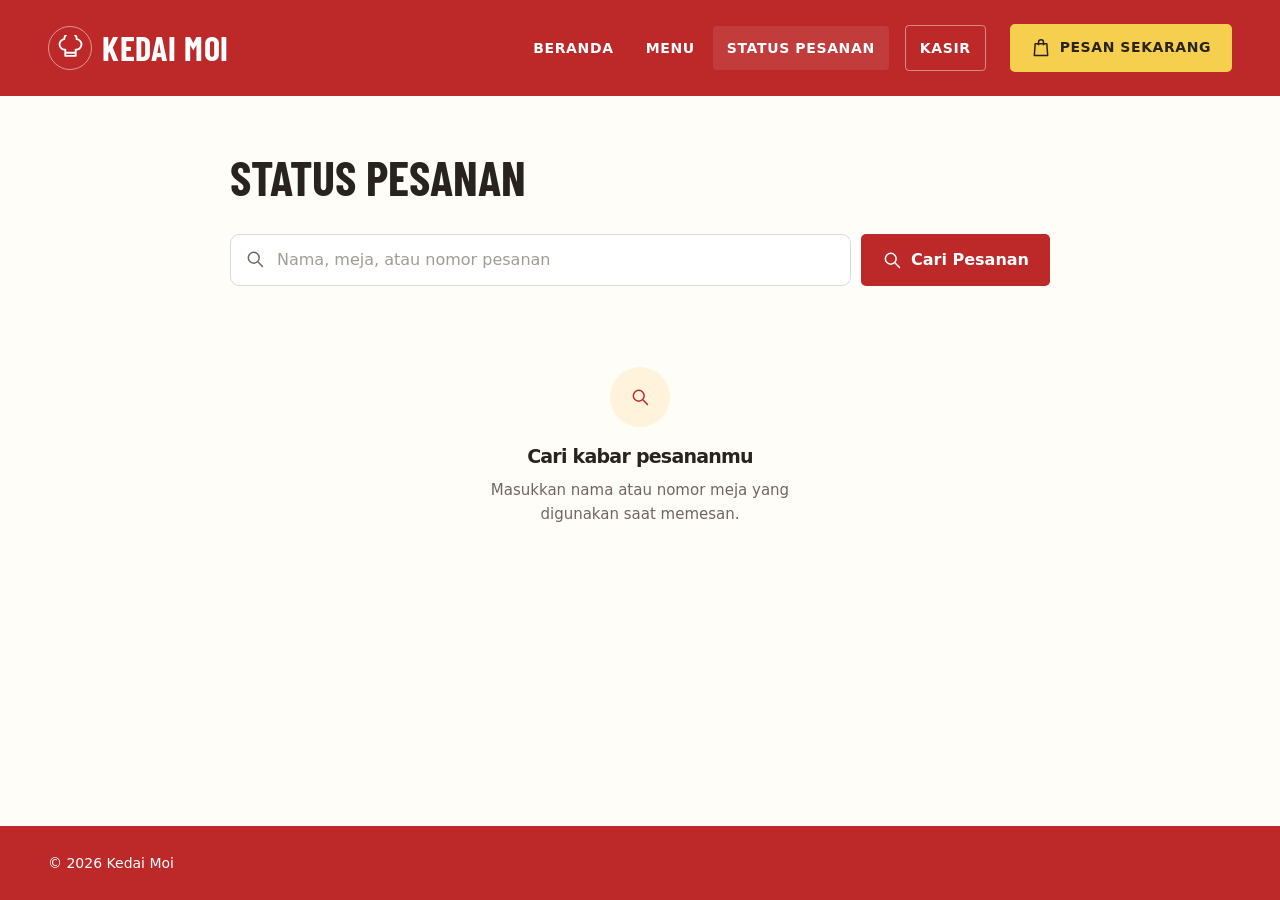
<file: status.html>
<!DOCTYPE html>
<html lang="id">
  <head>
    <meta charset="UTF-8" />
    <meta name="viewport" content="width=device-width, initial-scale=1" />
    <meta
      name="description"
      content="Kedai Moi — pilih menu favorit, pesan dari meja, dan pantau pesanan. Pembayaran langsung di kasir."
    />
    <meta name="theme-color" content="#bd2929" />
    <title>Status Pesanan — Kedai Moi</title>
    <link rel="icon" href="img/favicon.svg" type="image/svg+xml" />
    <link rel="stylesheet" href="css/style.css" />
  </head>
  <body data-halaman="status">
    <a class="skip-link" href="#utama">Lewati ke konten</a>
    <header class="navbar">
      <div class="wadah">
        <a class="merek" href="index.html" aria-label="Kedai Moi, beranda"
          ><span class="logo"
            ><svg class="ikon" viewBox="0 0 24 24" aria-hidden="true">
              <path
                d="M7 14a5 5 0 0 1-1-10 6 6 0 0 1 12 0 5 5 0 0 1-1 10v6H7v-6Zm0 3h10"
              /></svg></span
          ><span>kedai moi</span></a
        >
        <nav class="nav-links" id="navigasi" aria-label="Navigasi utama">
          <a href="index.html">Beranda</a><a href="pesan.html">Menu</a
          ><a href="status.html" class="aktif" aria-current="page">Status Pesanan</a
          ><a href="dashboard.html" class="admin-link">Kasir</a>
        </nav>
        <div class="nav-kanan">
          <a aria-label="Pesan sekarang" class="tombol tombol-kuning pesan-cepat" href="pesan.html"
            ><svg class="ikon" viewBox="0 0 24 24" aria-hidden="true">
              <path d="M5 7h14l1 14H4L5 7Z" />
              <path d="M9 8V5a3 3 0 0 1 6 0v3" /></svg
            ><span>Pesan sekarang</span></a
          >
          <button
            class="hamburger"
            id="buka-navigasi"
            aria-expanded="false"
            aria-controls="navigasi"
            aria-label="Buka navigasi"
          >
            <svg class="ikon" viewBox="0 0 24 24" aria-hidden="true">
              <path d="M4 6h16M4 12h16M4 18h16" />
            </svg>
          </button>
        </div>
      </div>
    </header>
    <main id="utama" class="wadah halaman">
      <div class="status-layout">
        <div class="kepala-halaman">
          <h1>Status pesanan</h1>
        </div>
        <section class="panel cari-status">
          <form id="form-cari-status">
            <div class="input-ikon">
              <svg class="ikon" viewBox="0 0 24 24" aria-hidden="true">
                <circle cx="10.5" cy="10.5" r="6.5" />
                <path d="m16 16 5 5" /></svg
              ><label class="sr-only" for="cari-pesanan">Ketik nama atau nomor meja...</label
              ><input
                id="cari-pesanan"
                type="search"
                placeholder="Nama, meja, atau nomor pesanan"
                autocomplete="off"
              />
            </div>
            <button class="tombol" type="submit">
              <svg class="ikon" viewBox="0 0 24 24" aria-hidden="true">
                <circle cx="10.5" cy="10.5" r="6.5" />
                <path d="m16 16 5 5" />
              </svg>
              Cari Pesanan
            </button>
          </form>
        </section>
        <section
          id="daftar-status"
          aria-live="polite"
          aria-label="Hasil pencarian pesanan"
        ></section>
      </div>
    </main>
    <footer class="footer">
      <div class="wadah"><p>© 2026 Kedai Moi</p></div>
    </footer>
    <dialog
      id="modal-konfirmasi"
      aria-labelledby="judul-konfirmasi"
      aria-describedby="teks-konfirmasi"
    >
      <div class="modal-isi">
        <div class="modal-ikon">
          <svg class="ikon" viewBox="0 0 24 24" aria-hidden="true">
            <path d="M5 7h14l1 14H4L5 7Z" />
            <path d="M9 8V5a3 3 0 0 1 6 0v3" />
          </svg>
        </div>
        <h2 id="judul-konfirmasi">Konfirmasi</h2>
        <p id="teks-konfirmasi" class="modal-teks"></p>
        <div class="modal-aksi">
          <button class="tombol sekunder" id="batal-konfirmasi">Kembali</button
          ><button class="tombol" id="setuju-konfirmasi">Ya, lanjutkan</button>
        </div>
      </div>
    </dialog>

    <div id="toast-area" class="toast-area" aria-live="polite" aria-atomic="false"></div>
    <noscript
      ><p class="catatan">
        Test.
      </p></noscript
    >
    <script src="js/storage.js"></script>
    <script src="js/validasi.js"></script>
    <script src="js/ui.js"></script>
    <script src="js/status.js"></script>
    <script src="js/tampilan.js"></script>
  </body>
</html>
</file>
<file: css/style.css>
/* ===== DASAR & PALET ===== */
:root {
  --utama: #bd2929;
  --utama-gelap: #991e1e;
  --krem: #fff3dc;
  --latar: #fffdf8;
  --teks: #292320;
  --redup: #71665e;
  --garis: #e9e1d6;
  --aksen: #f6cf4e;
  --putih: #fff;
  --hijau: #26734a;
  --merah: #b73532;
  --biru: #346cb2;
  --kuning: #936711;
  --ungu: #7952a6;
  --radius: 12px;
  --bayangan: none;
}
* {
  box-sizing: border-box;
}
html {
  scroll-behavior: smooth;
  scroll-padding-top: 100px;
}
body {
  margin: 0;
  background: var(--latar);
  color: var(--teks);
  font-family: "Inter", system-ui, sans-serif;
  font-size: 16px;
  line-height: 1.6;
  -webkit-font-smoothing: antialiased;
}
button,
input,
select,
textarea {
  font: inherit;
}
button,
a,
input,
select,
textarea {
  -webkit-tap-highlight-color: transparent;
}
button,
a {
  touch-action: manipulation;
}
a {
  color: inherit;
  text-decoration: none;
}
button {
  cursor: pointer;
}
button:disabled {
  cursor: not-allowed;
  opacity: 0.45;
}
h1,
h2,
h3,
p {
  margin: 0;
}
h1,
h2,
h3 {
  line-height: 1.2;
  letter-spacing: -0.04em;
}
h1 {
  font-size: 44px;
}
h2 {
  font-size: 30px;
}
h3 {
  font-size: 18px;
}
img,
canvas {
  max-width: 100%;
}
button:focus-visible,
a:focus-visible {
  outline: 3px solid #e8590c77;
  outline-offset: 4px;
}
[hidden] {
  display: none !important;
}
.wadah {
  width: min(1280px, calc(100% - 96px));
  margin: auto;
}
.kecil {
  font-size: 14px;
}
.redup {
  color: var(--redup);
}
.skip-link {
  position: fixed;
  top: -60px;
  left: 20px;
  z-index: 100;
  background: var(--utama);
  color: white;
  padding: 10px;
}
.skip-link:focus {
  top: 8px;
}
.sr-only {
  position: absolute;
  width: 1px;
  height: 1px;
  padding: 0;
  overflow: hidden;
  clip: rect(0, 0, 0, 0);
  white-space: nowrap;
}
.ikon {
  width: 20px;
  height: 20px;
  vertical-align: middle;
  flex-shrink: 0;
  fill: none;
  stroke: currentColor;
  stroke-width: 1.8;
  stroke-linecap: round;
  stroke-linejoin: round;
}
/* ===== NAVBAR ===== */
/* [TEKNOLOGI: FLEXBOX] Logo, navigasi, dan aksi disusun sejajar. */
.navbar {
  height: 84px;
  position: sticky;
  top: 0;
  z-index: 20;
  background: #fffffff5;
  border-bottom: 1px solid var(--garis);
  backdrop-filter: blur(12px);
}
.navbar .wadah,
.merek,
.nav-links,
.nav-kanan,
.baris,
.tombol,
.judul-baris,
.grup-tombol {
  display: flex;
  align-items: center;
}
.navbar .wadah {
  height: 100%;
  gap: 24px;
  justify-content: space-between;
}
.merek {
  gap: 12px;
  flex-shrink: 0;
  font-size: 25px;
  font-weight: 750;
  letter-spacing: -1px;
}
.logo {
  width: 42px;
  height: 42px;
  border-radius: 12px;
  background: var(--utama);
  color: white;
  display: grid;
  place-items: center;
}
.logo .ikon {
  width: 25px;
  height: 25px;
}
.nav-links {
  gap: 8px;
  margin-left: auto;
}
.nav-links > a {
  padding: 10px 17px;
  border-radius: 8px;
  color: var(--redup);
  font-size: 16px;
  font-weight: 500;
  white-space: nowrap;
}
.nav-links > a.aktif {
  background: #f3f4f0;
  color: var(--teks);
  font-weight: 650;
}
.nav-links > a:hover {
  color: var(--utama);
}
.nav-kanan {
  display: none;
}
.admin-link {
  color: var(--redup);
  font-size: 14px;
}
.hamburger {
  display: none;
}
.admin-nav {
  display: flex;
  gap: 32px;
  align-items: center;
  overflow-x: auto;
  border-bottom: 1px solid var(--garis);
  margin-bottom: 36px;
  padding: 0;
}
.admin-nav a {
  color: var(--redup);
  font-size: 16px;
  padding: 0 0 16px;
  border-bottom: 2px solid transparent;
  white-space: nowrap;
}
.admin-nav a.aktif {
  color: var(--utama);
  font-weight: 600;
  border-bottom-color: var(--utama);
}
.admin-nav a:last-child {
  margin-left: auto;
}
/* ===== TOMBOL & FORM ===== */
.tombol {
  justify-content: center;
  gap: 9px;
  min-height: 48px;
  padding: 12px 20px;
  border: 1px solid transparent;
  border-radius: 9px;
  background: var(--utama);
  color: white;
  font-size: 16px;
  font-weight: 600;
  line-height: 1.4;
  transition:
    background 0.16s,
    border-color 0.16s;
}
.tombol:hover {
  background: var(--utama-gelap);
}
.tombol.sekunder {
  background: white;
  border-color: var(--garis);
  color: var(--teks);
}
.tombol.sekunder:hover {
  border-color: var(--utama);
  background: var(--krem);
}
.tombol.lembut {
  background: var(--krem);
  color: var(--utama);
}
.tombol.bahaya {
  background: #fce9e7;
  color: var(--merah);
}
.tombol.penuh {
  width: 100%;
}
.tombol.ikon-saja {
  padding: 10px;
  min-width: 44px;
}
.tautan {
  color: var(--utama);
  font-weight: 600;
  font-size: 16px;
  display: inline-flex;
  align-items: center;
  gap: 8px;
}
.field {
  margin-bottom: 22px;
}
.field label,
.label {
  display: block;
  margin-bottom: 9px;
  font-size: 15px;
  font-weight: 550;
}
.field label span {
  color: var(--redup);
  font-weight: 400;
}
input,
select,
textarea {
  width: 100%;
  min-width: 0;
  background: white;
  border: 1px solid #d7dbd1;
  border-radius: 9px;
  padding: 12px 14px;
  min-height: 48px;
  font-size: 16px;
  color: var(--teks);
  outline: none;
  transition: border 0.2s;
}
input:focus,
select:focus,
textarea:focus {
  border-color: var(--utama);
  box-shadow: 0 0 0 3px #e8590c0d;
}
input::placeholder,
textarea::placeholder {
  color: #a19c93;
}
textarea {
  resize: vertical;
  min-height: 88px;
}
.input-ikon {
  position: relative;
}
.input-ikon > .ikon {
  position: absolute;
  left: 15px;
  top: 15px;
  color: var(--redup);
}
.input-ikon input {
  padding-left: 46px;
}
.error {
  display: block;
  color: var(--merah);
  font-size: 14px;
  margin-top: 5px;
  min-height: 0;
}
.error:empty {
  display: none;
}
[aria-invalid="true"] {
  border-color: var(--merah);
}
.form-dua {
  display: grid;
  grid-template-columns: 1fr 1fr;
  gap: 18px;
}
.cek {
  display: flex;
  align-items: center;
  gap: 10px;
  min-height: 44px;
  font-size: 15px;
}
.cek input {
  width: 17px;
  min-height: 17px;
  height: 17px;
  accent-color: var(--utama);
}
.catatan {
  display: flex;
  align-items: center;
  gap: 10px;
  color: var(--redup);
  font-size: 14px;
  line-height: 1.6;
  padding: 14px 0;
}
.catatan .ikon {
  color: var(--utama);
}
/* ===== BERANDA ===== */
/* [TEKNOLOGI: GRID] Hero dua kolom serta kartu menu dan langkah. */
.hero {
  display: grid;
  grid-template-columns: 1.15fr 1fr;
  align-items: center;
  gap: 64px;
  padding: 72px 0 80px;
}
.hero h1 {
  font-size: clamp(48px, 5.2vw, 74px);
  font-weight: 650;
  line-height: 1.06;
  letter-spacing: -0.055em;
  margin: 0 0 24px;
}
.hero h1 em {
  font-style: normal;
  color: var(--utama);
}
.hero-deskripsi {
  font-size: 19px;
  color: var(--redup);
  max-width: 390px;
  line-height: 1.7;
}
.hero .grup-tombol {
  margin: 30px 0 18px;
  gap: 12px;
}
.hero .tombol {
  min-height: 52px;
  padding: 14px 25px;
}
.hero-catatan {
  display: flex;
  align-items: center;
  gap: 8px;
  font-size: 14px;
  color: var(--redup);
}
.hero-catatan .ikon {
  width: 15px;
  height: 15px;
  color: var(--hijau);
}
.hero-visual {
  height: 360px;
  min-width: 0;
  display: grid;
  place-items: center;
  background: #f8f4ed;
  border-radius: 24px;
}
.hero-visual:before {
  content: none;
}
.piring {
  display: grid;
  place-items: center;
  width: 100%;
  height: auto;
  font-size: 220px;
  line-height: 1;
  filter: drop-shadow(0 18px 18px #503a1812);
}
.bagian {
  padding: 0 0 72px;
}
.judul-baris {
  justify-content: space-between;
  gap: 24px;
  margin-bottom: 28px;
}
.judul-baris p {
  color: var(--redup);
  font-size: 14px;
  margin-top: 10px;
}
.grid-unggulan {
  display: grid;
  grid-template-columns: repeat(4, minmax(0, 1fr));
  gap: 28px;
}
.langkah-area {
  margin: 0 0 64px;
  border-top: 1px solid var(--garis);
  padding: 40px 0 0;
}
.langkah-area .judul-baris {
  margin-bottom: 32px;
}
.grid-langkah {
  display: grid;
  grid-template-columns: repeat(4, 1fr);
  gap: 28px;
}
.langkah-icon {
  height: 44px;
  width: 44px;
  display: grid;
  place-items: center;
  border: 1px solid var(--garis);
  border-radius: 10px;
  background: white;
  margin-bottom: 18px;
  color: var(--teks);
}
.langkah h3 {
  font-size: 17px;
  letter-spacing: -0.015em;
  margin-bottom: 7px;
}
.langkah p {
  font-size: 14px;
  color: var(--redup);
}
.nomor-langkah {
  color: #8b8f84;
  font-size: 14px;
  float: right;
  margin: 10px 0 0;
}
/* ===== KARTU MENU ===== */
.kartu-menu {
  min-width: 0;
  display: flex;
  flex-direction: column;
}
.kartu-menu:hover {
  transform: none;
  box-shadow: none;
}
.menu-gambar {
  height: 164px;
  position: relative;
  display: grid;
  place-items: center;
  background: #f5f5f0;
  border-radius: 14px;
  overflow: hidden;
}
.menu-gambar.minuman {
  background: #f0f3ed;
}
.menu-gambar.cemilan {
  background: #f8f2ed;
}
.menu-emoji {
  font-size: 78px;
  line-height: 1;
  transition: transform 0.2s;
}
.kartu-menu:hover .menu-emoji {
  transform: translateY(-4px);
}
.tag-menu {
  position: absolute;
  top: 12px;
  left: 16px;
  font-size: 14px;
  font-weight: 500;
  color: #64685e;
}
.kartu-isi {
  padding: 18px 0 0;
  display: flex;
  flex-direction: column;
  flex: 1;
}
.kartu-isi h3 {
  font-size: 19px;
  letter-spacing: -0.02em;
  margin-bottom: 8px;
}
.kartu-isi p {
  font-size: 16px;
  line-height: 1.6;
  color: var(--redup);
}
.menu-bawah {
  display: flex;
  justify-content: space-between;
  gap: 10px;
  align-items: center;
  padding-top: 18px;
  margin-top: auto;
}
.harga {
  font-size: 18px;
  font-weight: 650;
  letter-spacing: -0.035em;
  white-space: nowrap;
}
.menu-bawah .tombol {
  min-height: 44px;
  padding: 10px 13px;
  font-size: 15px;
}
.habis .menu-emoji {
  filter: grayscale(1);
  opacity: 0.5;
}
.habis .tag-menu {
  background: #fce9e7;
  color: var(--merah);
}
/* ===== HALAMAN PEMESANAN & KERANJANG ===== */
.halaman {
  padding-top: 40px;
  padding-bottom: 64px;
  min-height: calc(100vh - 170px);
}
.kepala-halaman {
  margin-bottom: 32px;
}
.kepala-halaman h1 {
  font-size: 38px;
  margin: 0;
}
.kepala-halaman p {
  color: var(--redup);
  font-size: 14px;
}
.layout-pesan {
  display: grid;
  grid-template-columns: minmax(0, 1fr) 350px;
  gap: 40px;
  align-items: start;
}
.panel {
  background: white;
  border: 1px solid var(--garis);
  border-radius: var(--radius);
  padding: 26px;
}
.panel h2 {
  font-size: 22px;
  letter-spacing: -0.025em;
}
.panel-sub {
  font-size: 14px;
  color: var(--redup);
  margin: 5px 0 20px;
}
.identitas {
  padding: 0 0 28px;
  border: 0;
  border-bottom: 1px solid var(--garis);
  border-radius: 0;
  margin-bottom: 28px;
}
.identitas .form-dua {
  grid-template-columns: 1.7fr 1fr;
}
.identitas .field {
  margin-bottom: 0;
}
.judul-icon {
  display: flex;
  align-items: center;
  gap: 10px;
  margin-bottom: 19px;
}
.kotak-icon {
  background: var(--krem);
  color: var(--utama);
  width: 34px;
  height: 34px;
  display: grid;
  place-items: center;
  border-radius: 9px;
}
.toolbar {
  display: flex;
  align-items: center;
  gap: 12px;
  margin-bottom: 20px;
  flex-wrap: wrap;
}
.toolbar .input-ikon {
  flex: 1;
  min-width: 180px;
}
.toolbar select {
  width: auto;
  min-width: 145px;
}
.filter-kategori {
  display: flex;
  gap: 8px;
  margin: 18px 0 28px;
  flex-wrap: wrap;
}
.filter-kategori button {
  border: 1px solid var(--garis);
  background: white;
  color: var(--redup);
  padding: 10px 17px;
  border-radius: 9px;
  min-height: 44px;
  font-size: 15px;
}
.filter-kategori button.aktif {
  color: white;
  background: var(--teks);
  border-color: var(--teks);
}
.grid-menu {
  display: grid;
  grid-template-columns: repeat(3, minmax(0, 1fr));
  gap: 36px 22px;
}
.jumlah-hasil {
  font-size: 14px;
  color: var(--redup);
  margin-bottom: 15px;
}
.keranjang {
  position: sticky;
  top: 112px;
  background: #fafbf8;
  padding: 24px;
}
.keranjang .judul-icon {
  justify-content: space-between;
}
.jumlah-badge {
  display: inline-grid;
  place-items: center;
  min-width: 28px;
  height: 28px;
  padding-inline: 6px;
  border-radius: 7px;
  background: #eeefe9;
  color: var(--teks);
  font-size: 14px;
}
.kosong {
  text-align: center;
  padding: 45px 20px;
  color: var(--redup);
}
.kosong .kosong-icon {
  display: grid;
  place-items: center;
  width: 60px;
  height: 60px;
  margin: 0 auto 18px;
  border-radius: 50%;
  color: var(--utama);
  background: var(--krem);
}
.kosong h3 {
  font-size: 19px;
  color: var(--teks);
  margin-bottom: 10px;
}
.kosong p {
  font-size: 15px;
  max-width: 340px;
  margin: auto;
  white-space: normal;
}
.kosong .tombol {
  margin: 20px auto 0;
  width: max-content;
}
.keranjang-item {
  padding: 17px 0;
  border-bottom: 1px solid var(--garis);
}
.item-atas {
  display: flex;
  gap: 11px;
  align-items: center;
  margin-bottom: 11px;
}
.item-emoji {
  width: 43px;
  height: 43px;
  background: var(--krem);
  border-radius: 10px;
  display: grid;
  place-items: center;
  font-size: 24px;
}
.item-nama {
  flex: 1;
  min-width: 0;
}
.item-nama strong {
  font-size: 16px;
  font-weight: 600;
  display: block;
  overflow-wrap: anywhere;
}
.item-nama small {
  color: var(--redup);
  font-size: 14px;
}
.hapus-item {
  background: none;
  border: 0;
  color: var(--redup);
  min-width: 44px;
  min-height: 44px;
}
.item-bawah {
  display: flex;
  justify-content: space-between;
  align-items: center;
}
.kuantitas {
  display: flex;
  align-items: center;
  border: 1px solid var(--garis);
  border-radius: 7px;
  overflow: hidden;
}
.kuantitas button {
  width: 38px;
  height: 38px;
  border: 0;
  background: white;
  font-size: 20px;
}
.kuantitas span {
  width: 30px;
  text-align: center;
  font-size: 16px;
  font-weight: 500;
}
.item-bawah strong {
  font-size: 16px;
  font-weight: 600;
}
.ringkasan {
  border-top: 1px solid var(--garis);
  padding-top: 16px;
  margin-top: 20px;
}
.baris-total {
  display: flex;
  justify-content: space-between;
  gap: 12px;
  font-size: 14px;
  margin: 9px 0;
}
.baris-total.total {
  font-size: 20px;
  font-weight: 600;
  padding: 0 0 12px;
}
.baris-total.total strong {
  color: var(--teks);
  font-weight: 650;
}
.keranjang .field {
  margin-top: 20px;
}
.keranjang .catatan {
  padding: 0;
  margin-top: 18px;
  font-size: 14px;
  justify-content: center;
}
.keranjang-melayang {
  display: none;
}
.sukses-panel {
  border: 1px solid #b8ddc6;
  background: #f0f8f2;
  padding: 25px;
  border-radius: 16px;
  margin-bottom: 24px;
}
.sukses-panel h2 {
  font-size: 22px;
  color: var(--hijau);
  margin-bottom: 9px;
}
.sukses-panel .tombol {
  margin-top: 15px;
  width: max-content;
}
/* ===== STATUS PESANAN ===== */
.status-layout {
  max-width: 820px;
  margin: 16px auto 0;
}
.cari-status {
  padding: 0;
  border: 0;
  margin-bottom: 36px;
}
.cari-status form {
  display: flex;
  gap: 10px;
}
.cari-status .input-ikon {
  flex: 1;
}
.kartu-pesanan {
  margin-bottom: 20px;
}
.pesanan-kepala {
  display: flex;
  justify-content: space-between;
  gap: 16px;
  padding-bottom: 18px;
  border-bottom: 1px solid var(--garis);
}
.pesanan-kepala h2 {
  font-size: 20px;
  margin-bottom: 8px;
  overflow-wrap: anywhere;
}
.badge {
  display: inline-flex;
  align-items: center;
  gap: 6px;
  font-size: 14px;
  white-space: nowrap;
  font-weight: 650;
  padding: 5px 10px;
  border-radius: 6px;
}
.badge:before {
  content: "";
  height: 5px;
  width: 5px;
  border-radius: 50%;
  background: currentColor;
}
.badge.baru {
  background: #eaf2ff;
  color: var(--biru);
}
.badge.diproses {
  background: #fff3ce;
  color: var(--kuning);
}
.badge.diantar {
  background: #f1eafa;
  color: var(--ungu);
}
.badge.selesai {
  background: #e9f5ed;
  color: var(--hijau);
}
.badge.dibatalkan {
  background: #fce9e7;
  color: var(--merah);
}
.pesanan-identitas {
  display: flex;
  gap: 24px;
  font-size: 16px;
  margin: 20px 0;
  color: var(--redup);
}
.progres {
  display: grid;
  grid-template-columns: repeat(4, 1fr);
  margin: 25px 0 22px;
}
.progres-item {
  text-align: center;
  position: relative;
  color: #a8a59d;
  font-size: 14px;
}
.progres-item:before {
  content: "";
  position: absolute;
  top: 13px;
  left: -50%;
  width: 100%;
  height: 2px;
  background: var(--garis);
}
.progres-item:first-child:before {
  display: none;
}
.progres-dot {
  display: grid;
  place-items: center;
  position: relative;
  width: 28px;
  height: 28px;
  border-radius: 50%;
  background: #efede8;
  color: #aaa79e;
  margin: 0 auto 7px;
  border: 4px solid white;
  font-size: 14px;
  box-sizing: content-box;
  top: -4px;
}
.progres-item.lewat {
  color: var(--utama);
}
.progres-item.lewat .progres-dot {
  background: var(--utama);
  color: white;
}
.progres-item.lewat:before {
  background: var(--utama);
}
.daftar-item {
  list-style: none;
  margin: 0;
  padding: 0;
}
.daftar-item li {
  display: flex;
  justify-content: space-between;
  gap: 16px;
  font-size: 16px;
  padding: 8px 0;
}
.pesanan-akhir {
  display: flex;
  justify-content: space-between;
  align-items: center;
  border-top: 1px dashed var(--garis);
  padding-top: 17px;
  margin-top: 15px;
  gap: 16px;
  flex-wrap: wrap;
}
.bayar {
  font-size: 14px;
  color: var(--kuning);
}
.bayar.lunas {
  color: var(--hijau);
}
.catatan-pelanggan {
  font-size: 15px;
  background: #f6f7f3;
  color: var(--redup);
  padding: 14px;
  border-radius: 8px;
  margin-top: 16px;
  overflow-wrap: anywhere;
}
/* ===== ADMIN, DASHBOARD & TABEL ===== */
.login-wrap {
  max-width: 420px;
  margin: 64px auto;
  padding: 32px;
}
.login-wrap > .kotak-icon {
  height: 55px;
  width: 55px;
  margin-bottom: 20px;
}
.login-wrap h1 {
  font-size: 30px;
  margin-bottom: 28px;
}
.login-wrap p {
  font-size: 14px;
  color: var(--redup);
  margin: 12px 0 24px;
}
.login-wrap input {
  letter-spacing: 12px;
  font-size: 22px;
  text-align: center;
}
.login-wrap .kecil {
  text-align: center;
  margin: 18px 0 0;
  font-size: 14px;
}
.stat-grid {
  display: grid;
  grid-template-columns: repeat(4, minmax(0, 1fr));
  gap: 20px;
  margin-bottom: 26px;
}
.stat-kartu {
  padding: 24px;
  background: white;
  border: 1px solid var(--garis);
  border-radius: 14px;
}
.stat-atas {
  display: flex;
  justify-content: space-between;
  align-items: center;
  font-size: 16px;
  color: var(--redup);
  gap: 12px;
}
.stat-angka {
  font-size: clamp(26px, 2.3vw, 36px);
  font-weight: 650;
  letter-spacing: -0.045em;
  margin: 16px 0 0;
  line-height: 1.2;
  overflow-wrap: anywhere;
}
.stat-kartu small {
  font-size: 14px;
  color: var(--redup);
}
.grafik-grid {
  display: grid;
  grid-template-columns: 0.9fr 1.3fr;
  gap: 24px;
  margin-bottom: 26px;
}
.grafik-area {
  height: 310px;
  position: relative;
  margin-top: 24px;
}
.grafik-kosong {
  position: absolute;
  inset: 0;
  display: grid;
  place-content: center;
  text-align: center;
  color: var(--redup);
  font-size: 16px;
  pointer-events: none;
}
.grafik-kosong span {
  font-size: 32px;
  margin-bottom: 12px;
}
.grafik-legenda {
  font-size: 14px;
  color: var(--redup);
  margin-top: 10px;
}
.tabel-bungkus {
  width: 100%;
  overflow-x: auto;
  border: 1px solid var(--garis);
  border-radius: 13px;
  background: white;
}
table {
  width: 100%;
  border-collapse: collapse;
  text-align: left;
  white-space: nowrap;
  font-size: 15px;
}
th {
  background: #f7f8f5;
  color: var(--redup);
  font-size: 14px;
  font-weight: 550;
  padding: 16px 20px;
  border-bottom: 1px solid var(--garis);
}
td {
  padding: 20px;
  border-bottom: 1px solid var(--garis);
  vertical-align: middle;
}
tbody tr:last-child td {
  border-bottom: 0;
}
tbody tr:hover {
  background: #fffcf7;
}
td strong {
  font-size: 15px;
  font-weight: 600;
}
td small {
  display: block;
  color: var(--redup);
  font-size: 14px;
  margin-top: 3px;
}
td .aksi {
  display: flex;
  gap: 6px;
}
td .aksi .tombol {
  min-height: 44px;
  padding: 10px;
  min-width: 44px;
}
td select {
  padding: 9px 12px;
  min-height: 44px;
  font-size: 15px;
  min-width: 130px;
}
.nama-menu-sel {
  display: flex;
  align-items: center;
  gap: 12px;
}
.nama-menu-sel > span {
  font-size: 29px;
  display: grid;
  place-items: center;
  background: var(--krem);
  width: 43px;
  height: 43px;
  border-radius: 10px;
}
.toggle {
  display: inline-flex;
  align-items: center;
  gap: 10px;
  background: transparent;
  border: 0;
  color: var(--hijau);
  font-size: 15px;
  padding: 6px 0;
  min-height: 44px;
}
.toggle i {
  display: block;
  width: 27px;
  height: 16px;
  border-radius: 20px;
  background: var(--hijau);
  position: relative;
}
.toggle i:after {
  content: "";
  width: 12px;
  height: 12px;
  position: absolute;
  right: 2px;
  top: 2px;
  border-radius: 50%;
  background: white;
}
.toggle.off {
  color: var(--redup);
}
.toggle.off i {
  background: #c9c5bd;
}
.toggle.off i:after {
  left: 2px;
  right: auto;
}
.item-sel {
  max-width: 220px;
  white-space: normal;
  min-width: 150px;
}
.edit-item {
  display: grid;
  grid-template-columns: minmax(0, 1fr) 76px 44px;
  gap: 10px;
  align-items: center;
  margin: 16px 0;
}
.edit-item strong {
  font-size: 16px;
}
.edit-item input {
  padding: 8px;
}
.edit-tambah {
  display: flex;
  gap: 10px;
}
.edit-tambah select {
  flex: 1;
}
.admin-judul {
  display: flex;
  justify-content: space-between;
  align-items: center;
  gap: 24px;
  margin-bottom: 32px;
}
.admin-judul .kepala-halaman {
  margin: 0;
}
/* ===== MODAL & TOAST ===== */
dialog {
  border: 1px solid var(--garis);
  border-radius: 18px;
  padding: 0;
  width: min(540px, calc(100% - 32px));
  max-height: 90vh;
  box-shadow: 0 24px 80px #19201426;
  color: var(--teks);
}
dialog::backdrop {
  background: #26231f70;
  backdrop-filter: blur(4px);
}
.modal-isi {
  padding: 32px;
}
.modal-kepala {
  display: flex;
  justify-content: space-between;
  align-items: center;
  gap: 12px;
  margin-bottom: 23px;
}
.modal-kepala h2 {
  font-size: 26px;
}
.tutup-modal {
  border: 0;
  background: #f1f3ed;
  border-radius: 50%;
  min-width: 44px;
  width: 44px;
  height: 44px;
  font-size: 25px;
  color: var(--redup);
}
.modal-teks {
  font-size: 16px;
  color: var(--redup);
  margin: 18px 0 28px;
  white-space: pre-line;
}
.modal-aksi {
  display: flex;
  justify-content: flex-end;
  gap: 10px;
  margin-top: 24px;
}
.modal-ikon {
  display: none;
}
.toast-area {
  position: fixed;
  right: 24px;
  bottom: 24px;
  z-index: 100;
  display: flex;
  flex-direction: column;
  gap: 9px;
  max-width: calc(100% - 32px);
}
.toast {
  display: flex;
  align-items: center;
  gap: 11px;
  background: white;
  border: 1px solid #c7dfcb;
  border-left: 4px solid var(--hijau);
  border-radius: 10px;
  padding: 14px 19px;
  box-shadow: 0 8px 30px #0002;
  font-size: 14px;
  animation: masuk 0.2s ease-out;
}
.toast.bahaya {
  border-color: #ebcbc8;
  border-left-color: var(--merah);
}
.toast.info {
  border-color: #f5dec6;
  border-left-color: var(--utama);
}
@keyframes masuk {
  from {
    transform: translateY(12px);
    opacity: 0;
  }
  to {
    transform: translateY(0);
    opacity: 1;
  }
}
/* ===== FOOTER ===== */
.footer {
  border-top: 1px solid var(--garis);
  padding: 28px 0;
  background: white;
}
.footer .wadah {
  display: flex;
  justify-content: space-between;
  align-items: center;
  gap: 20px;
}
.footer p {
  font-size: 14px;
  color: var(--redup);
}
/* ===== TABLET ===== */
/* [TEKNOLOGI: RESPONSIVE] Tablet maksimal 992px: dua kolom dan keranjang di bawah. */
@media (max-width: 992px) {
  .wadah {
    width: calc(100% - 48px);
  }
  .nav-links > a {
    padding: 9px 11px;
  }
  .nav-kanan .admin-link {
    display: none;
  }
  .hero {
    gap: 30px;
    padding: 46px 0;
  }
  .hero h1 {
    font-size: 48px;
    letter-spacing: -2.5px;
  }
  .hero-visual {
    height: 330px;
  }
  .piring {
    width: 230px;
    height: 230px;
    font-size: 137px;
  }
  .grid-unggulan {
    grid-template-columns: repeat(2, minmax(0, 1fr));
  }
  .menu-gambar {
    height: 170px;
  }
  .layout-pesan {
    grid-template-columns: 1fr;
  }
  .keranjang {
    position: static;
  }
  .grid-menu {
    grid-template-columns: repeat(2, minmax(0, 1fr));
  }
  .grid-langkah {
    grid-template-columns: repeat(2, 1fr);
    gap: 30px;
  }
  .stat-grid {
    grid-template-columns: repeat(2, minmax(0, 1fr));
  }
  .grafik-grid {
    grid-template-columns: 1fr 1fr;
  }
  .admin-judul {
    align-items: flex-start;
  }
  .admin-judul .grup-tombol {
    flex-wrap: wrap;
    justify-content: flex-end;
  }
  .kepala-halaman h1 {
    font-size: 31px;
  }
}
/* ===== MOBILE ===== */
/* [TEKNOLOGI: RESPONSIVE] Mobile maksimal 600px: satu kolom, hamburger, tabel scroll, keranjang melayang. */
@media (max-width: 600px) {
  .wadah {
    width: calc(100% - 36px);
  }
  .navbar {
    height: 73px;
  }
  .merek {
    font-size: 21px;
  }
  .navbar .wadah {
    gap: 10px;
  }
  .nav-kanan {
    gap: 8px;
  }
  .nav-kanan > .tombol {
    display: none;
  }
  .hamburger {
    display: grid;
    place-items: center;
    background: none;
    border: 1px solid var(--garis);
    border-radius: 9px;
    width: 44px;
    height: 44px;
  }
  .nav-links {
    display: none;
    position: absolute;
    top: 72px;
    left: 0;
    right: 0;
    padding: 17px 18px;
    background: var(--latar);
    border-bottom: 1px solid var(--garis);
    flex-direction: column;
    align-items: stretch;
  }
  .nav-links.terbuka {
    display: flex;
  }
  .nav-links > a {
    padding: 13px;
  }
  .hero {
    grid-template-columns: 1fr;
    gap: 35px;
    padding: 37px 0;
  }
  .hero h1 {
    font-size: 49px;
    margin-top: 17px;
    letter-spacing: -2.7px;
  }
  .hero-deskripsi {
    font-size: 14px;
  }
  .hero .grup-tombol {
    gap: 10px;
  }
  .hero .tombol {
    padding: 12px 16px;
    font-size: 14px;
  }
  .hero-visual {
    height: 305px;
    max-width: 360px;
    width: 100%;
    margin: auto;
  }
  .piring {
    width: 220px;
    height: 220px;
    font-size: 130px;
  }
  .bagian {
    padding: 38px 0;
  }
  .judul-baris {
    align-items: flex-start;
  }
  .judul-baris h2 {
    font-size: 25px;
  }
  .judul-baris > .tautan {
    font-size: 14px;
    margin-top: 25px;
    white-space: nowrap;
  }
  .grid-unggulan {
    grid-template-columns: 1fr;
  }
  .grid-menu {
    grid-template-columns: 1fr;
  }
  .menu-gambar {
    height: 180px;
  }
  .menu-emoji {
    font-size: 85px;
  }
  .kartu-isi h3 {
    font-size: 17px;
  }
  .kartu-isi p {
    font-size: 14px;
    min-height: 0;
  }
  .harga {
    font-size: 16px;
  }
  .menu-bawah .tombol {
    min-height: 44px;
    padding: 10px 14px;
    font-size: 14px;
  }
  .langkah-area {
    padding: 24px;
    margin-bottom: 34px;
  }
  .grid-langkah {
    gap: 24px 17px;
  }
  .langkah p {
    font-size: 14px;
  }
  .langkah h3 {
    font-size: 14px;
  }
  .langkah-area h2 {
    font-size: 24px;
  }
  .halaman {
    padding-top: 28px;
    padding-bottom: 40px;
  }
  .halaman.pesan-page {
    padding-bottom: 105px;
  }
  .kepala-halaman h1 {
    font-size: 30px;
  }
  .panel {
    padding: 20px;
  }
  .identitas .form-dua,
  .form-dua {
    grid-template-columns: 1fr;
    gap: 15px;
  }
  .filter-kategori {
    gap: 6px;
  }
  .filter-kategori button {
    padding: 9px 12px;
    min-height: 44px;
    font-size: 14px;
  }
  .keranjang-melayang {
    display: flex;
    position: fixed;
    bottom: 14px;
    left: 18px;
    right: 18px;
    background: var(--utama);
    color: white;
    padding: 14px 19px;
    border-radius: 12px;
    z-index: 19;
    justify-content: space-between;
    align-items: center;
    box-shadow: 0 5px 20px #ad440d4d;
    border: 0;
    min-height: 54px;
    font-size: 14px;
  }
  .keranjang-melayang strong {
    font-size: 14px;
  }
  .keranjang-melayang .ikon {
    margin-right: 7px;
  }
  .kuantitas button {
    height: 44px;
    width: 44px;
  }
  .hapus-item {
    min-width: 44px;
    min-height: 44px;
  }
  .toast-area {
    bottom: 85px;
    left: 18px;
    right: 18px;
  }
  .cari-status form {
    flex-wrap: wrap;
  }
  .cari-status form > .tombol {
    width: 100%;
  }
  .pesanan-identitas {
    gap: 12px;
    flex-wrap: wrap;
  }
  .progres-item {
    font-size: 14px;
  }
  .stat-grid {
    gap: 12px;
  }
  .stat-kartu {
    padding: 15px;
  }
  .stat-atas {
    font-size: 14px;
  }
  .stat-atas .kotak-icon {
    width: 28px;
    height: 28px;
  }
  .stat-angka {
    font-size: 24px;
  }
  .stat-kartu small {
    font-size: 14px;
  }
  .grafik-grid {
    grid-template-columns: 1fr;
  }
  .admin-judul {
    display: block;
  }
  .admin-judul > .grup-tombol {
    margin-top: 19px;
    justify-content: flex-start;
    gap: 9px;
  }
  .toolbar select {
    flex: 1;
    width: 100%;
    min-width: 125px;
  }
  .admin-nav {
    gap: 20px;
    font-size: 14px;
  }
  .admin-nav a:last-child {
    margin-left: 0;
  }
  .tabel-bungkus {
    border-radius: 9px;
  }
  td .aksi .tombol {
    min-width: 44px;
    min-height: 44px;
  }
  td select {
    min-height: 44px;
  }
  .toggle {
    min-height: 44px;
  }
  .footer .wadah {
    flex-wrap: wrap;
  }
  .footer p {
    font-size: 14px;
  }
  .footer .admin-link {
    font-size: 14px;
  }
  .login-wrap {
    margin: 30px auto;
  }
  .modal-isi {
    padding: 22px;
  }
  .modal-aksi .tombol {
    flex: 1;
  }
  .edit-item {
    grid-template-columns: 1fr 66px 44px;
  }
  .edit-tambah {
    flex-wrap: wrap;
  }
}
@media (max-width: 600px) {
  .tutup-modal {
    width: 44px;
    height: 44px;
  }
  .cek {
    min-height: 44px;
  }
}
@media (prefers-reduced-motion: reduce) {
  html {
    scroll-behavior: auto;
  }
  *,
  *:before,
  *:after {
    animation: none !important;
    transition: none !important;
  }
}

/* ===== PENYEDERHANAAN INFORMASI ===== */
/* Ringkasan grafik tetap tersedia untuk pembaca layar melalui kelas sr-only. */
.nav-links > .admin-link {
  margin-left: 16px;
  border: 1px solid var(--garis);
  color: var(--teks);
}
.grup-tombol {
  gap: 12px;
}
.keranjang .kosong {
  padding: 28px 0;
}
.keranjang .kosong p {
  display: none;
}
.stat-kartu small {
  display: none;
}
.stat-kartu:nth-child(3) small {
  display: block;
  font-size: 14px;
  color: var(--redup);
  margin-top: 10px;
}
.stat-atas .kotak-icon {
  background: transparent;
  color: #777e6e;
  width: 24px;
  height: 24px;
}
#hitung-catatan {
  text-align: right;
  margin-top: 5px;
}
.grafik-grid .panel {
  min-width: 0;
}
.daftar-item strong {
  font-weight: 550;
  white-space: nowrap;
}
#judul-konfirmasi {
  font-size: 26px;
}
.menu-bawah .ikon {
  width: 17px;
  height: 17px;
}

/* [TEKNOLOGI: RESPONSIVE] Penyesuaian desain minimalis tanpa mengecilkan teks isi. */
@media (max-width: 1100px) and (min-width: 993px) {
  .layout-pesan {
    gap: 28px;
    grid-template-columns: minmax(0, 1fr) 320px;
  }
  .grid-menu {
    gap: 30px 16px;
  }
  .grid-menu .menu-bawah {
    flex-wrap: wrap;
  }
}
@media (max-width: 992px) {
  .wadah {
    width: calc(100% - 56px);
  }
  .navbar .wadah {
    gap: 16px;
  }
  .nav-links {
    gap: 4px;
  }
  .nav-links > a {
    font-size: 15px;
    padding: 10px 12px;
  }
  .nav-links > .admin-link {
    margin-left: 6px;
  }
  .hero {
    gap: 32px;
    padding: 56px 0 64px;
  }
  .hero h1 {
    font-size: 52px;
  }
  .hero-deskripsi {
    font-size: 18px;
  }
  .hero-visual {
    height: 310px;
  }
  .piring {
    width: 100%;
    height: auto;
    font-size: 180px;
  }
  .grid-unggulan {
    gap: 36px 28px;
  }
  .grid-menu {
    gap: 36px 26px;
  }
  .grafik-grid {
    grid-template-columns: 1fr;
  }
  .stat-angka {
    font-size: 34px;
  }
  .keranjang {
    position: static;
  }
}
@media (max-width: 600px) {
  .wadah {
    width: calc(100% - 40px);
  }
  .navbar {
    height: 72px;
  }
  .merek {
    font-size: 24px;
  }
  .logo {
    width: 38px;
    height: 38px;
  }
  .nav-kanan {
    display: flex;
  }
  .nav-links {
    top: 71px;
    padding: 16px 20px;
  }
  .nav-links > a {
    font-size: 16px;
    padding: 12px 16px;
  }
  .nav-links > .admin-link {
    margin: 6px 0 0;
  }
  .hero {
    gap: 32px;
    padding: 42px 0 48px;
  }
  .hero h1 {
    font-size: clamp(42px, 11.7vw, 62px);
    margin: 0 0 20px;
    letter-spacing: -0.055em;
  }
  .hero-deskripsi {
    font-size: 18px;
  }
  .hero .grup-tombol {
    margin: 24px 0 16px;
  }
  .hero .tombol {
    font-size: 16px;
    padding: 14px 22px;
  }
  .hero-catatan {
    align-items: flex-start;
    font-size: 14px;
  }
  .hero-catatan .ikon {
    margin-top: 3px;
  }
  .hero-visual {
    height: 220px;
    max-width: none;
    border-radius: 16px;
  }
  .piring {
    font-size: 160px;
  }
  .judul-baris {
    align-items: center;
    gap: 16px;
  }
  .judul-baris > .tautan {
    font-size: 14px;
    margin-top: 0;
    gap: 5px;
  }
  .grid-unggulan,
  .grid-menu {
    gap: 36px;
  }
  .kartu-isi {
    padding: 18px 0 0;
  }
  .kartu-isi h3 {
    font-size: 21px;
  }
  .kartu-isi p {
    font-size: 16px;
  }
  .harga {
    font-size: 20px;
  }
  .menu-bawah .tombol {
    font-size: 15px;
  }
  .bagian {
    padding: 0 0 48px;
  }
  .langkah-area {
    padding: 32px 0 0;
    margin-bottom: 40px;
  }
  .grid-langkah {
    gap: 28px 20px;
  }
  .langkah h3 {
    font-size: 16px;
    line-height: 1.4;
  }
  .langkah p {
    font-size: 14px;
  }
  .halaman {
    padding-top: 30px;
    padding-bottom: 44px;
  }
  .halaman.pesan-page {
    padding-bottom: 108px;
  }
  .kepala-halaman h1 {
    font-size: 32px;
  }
  .panel {
    padding: 22px;
  }
  .identitas {
    padding: 0 0 24px;
  }
  .identitas h2 {
    font-size: 20px;
  }
  .filter-kategori {
    gap: 6px;
    flex-wrap: nowrap;
  }
  .filter-kategori button {
    flex: 1;
    padding: 10px 8px;
    font-size: 14px;
  }
  .keranjang-melayang {
    left: 20px;
    right: 20px;
    bottom: 16px;
    min-height: 56px;
    padding: 15px 18px;
    background: var(--teks);
    font-size: 14px;
    box-shadow: 0 6px 24px #1d211d26;
  }
  .keranjang-melayang strong {
    font-size: 16px;
  }
  .cari-status {
    padding: 0;
  }
  .cari-status .input-ikon {
    flex-basis: 100%;
  }
  .pesanan-kepala {
    flex-wrap: wrap;
  }
  .pesanan-kepala h2 {
    font-size: 18px;
  }
  .daftar-item li {
    font-size: 15px;
  }
  .stat-kartu {
    padding: 18px 16px;
  }
  .stat-atas {
    font-size: 14px;
  }
  .stat-atas .kotak-icon {
    display: none;
  }
  .stat-angka {
    font-size: 25px;
    margin-top: 14px;
  }
  .grafik-area {
    height: 290px;
  }
  .grafik-grid .panel {
    padding: 20px 16px;
  }
  .admin-nav {
    gap: 24px;
  }
  .admin-nav a {
    font-size: 15px;
  }
  .admin-judul > .tombol {
    margin-top: 22px;
    width: max-content;
  }
  .toolbar .input-ikon {
    flex-basis: 100%;
  }
  .modal-isi {
    padding: 24px;
  }
  .modal-kepala h2,
  #judul-konfirmasi {
    font-size: 24px;
  }
  .modal-aksi {
    flex-wrap: wrap;
  }
  .edit-item {
    grid-template-columns: minmax(0, 1fr) 66px 44px;
  }
  .edit-tambah select {
    flex-basis: 100%;
  }
  .toast-area {
    left: 20px;
    right: 20px;
    bottom: 88px;
  }
  .footer {
    padding: 24px 0;
  }
}

/* ===== IDENTITAS VISUAL KEDAI & CAROUSEL ===== */
@font-face {
  font-family: "Barlow Condensed";
  src: url("../fonts/barlow-condensed-bold.ttf") format("truetype");
  font-weight: 700;
  font-style: normal;
  font-display: swap;
}
button:focus-visible,
a:focus-visible {
  outline-color: var(--utama);
}
input:focus,
select:focus,
textarea:focus {
  box-shadow: 0 0 0 3px #bd292914;
}
.navbar {
  height: 96px;
  background: var(--utama);
  border: 0;
  backdrop-filter: none;
  color: white;
}
.merek {
  font-family: "Barlow Condensed", Impact, sans-serif;
  font-size: 34px;
  text-transform: uppercase;
  font-weight: 700;
  letter-spacing: 0.02em;
  gap: 10px;
}
.logo {
  border: 1px solid #ffffff80;
  border-radius: 50%;
  background: transparent;
  width: 44px;
  height: 44px;
}
.nav-links {
  gap: 4px;
}
.nav-links > a {
  color: white;
  font-size: 14px;
  font-weight: 700;
  text-transform: uppercase;
  letter-spacing: 0.045em;
  padding: 11px 14px;
  border-radius: 4px;
}
.nav-links > a.aktif,
.nav-links > a:hover {
  color: white;
  background: #ffffff17;
}
.nav-links > .admin-link {
  border-color: #ffffff70;
  color: white;
  margin-left: 12px;
}
.nav-kanan {
  display: flex;
  gap: 12px;
}
.nav-kanan > .pesan-cepat {
  display: flex;
  white-space: nowrap;
  text-transform: uppercase;
  font-size: 14px;
  letter-spacing: 0.04em;
  min-height: 48px;
  padding: 12px 20px;
}
.navbar a:focus-visible,
.navbar button:focus-visible,
.carousel a:focus-visible,
.carousel button:focus-visible,
.carousel:focus-visible {
  outline: 3px solid var(--aksen);
  outline-offset: 4px;
}
.navbar .tombol-kuning:focus-visible,
.carousel .tombol-kuning:focus-visible {
  outline-color: white;
}
.tombol {
  border-radius: 5px;
}
.tombol-kuning {
  background: var(--aksen);
  color: #292320;
  font-weight: 750;
}
.tombol-kuning:hover {
  background: #ffe076;
}
.tombol.lembut {
  background: #fcebea;
}
.carousel {
  position: relative;
  height: clamp(550px, 74svh, 780px);
  background: #29221e;
  color: white;
  overflow: hidden;
  touch-action: pan-y;
}
.carousel-slide,
.carousel-foto,
.carousel-tirai {
  position: absolute;
  inset: 0;
  width: 100%;
  height: 100%;
}
.carousel-foto {
  object-fit: cover;
  object-position: center;
}
.carousel-slide:not([hidden]) {
  animation: entree-slide 350ms ease-out;
}
@keyframes entree-slide {
  from {
    opacity: 0;
  }
  to {
    opacity: 1;
  }
}
.carousel-tirai {
  background: linear-gradient(
    90deg,
    #211915b3 0%,
    #21191552 46%,
    #2119150a 75%
  );
}
.carousel-isi {
  position: relative;
  height: 100%;
  display: flex;
  align-items: center;
  padding-bottom: 60px;
}
.carousel-copy {
  max-width: 640px;
}
.carousel-copy h2 {
  font-family: "Barlow Condensed", Impact, sans-serif;
  font-weight: 700;
  font-size: clamp(72px, 7.5vw, 110px);
  line-height: 0.96;
  letter-spacing: -0.01em;
  text-shadow: 0 2px 24px #21191525;
}
.carousel-copy p {
  margin-top: 24px;
  font-size: 19px;
  line-height: 1.55;
  max-width: 390px;
  color: #fff8ee;
}
.carousel-copy .tombol {
  width: max-content;
  margin-top: 28px;
  padding: 17px 24px;
  min-height: 56px;
  text-transform: uppercase;
  letter-spacing: 0.035em;
  gap: 20px;
}
.carousel-controls {
  position: absolute;
  bottom: 26px;
  left: 50%;
  transform: translateX(-50%);
  display: flex;
  justify-content: space-between;
  align-items: center;
  gap: 20px;
}
.carousel-posisi,
.carousel-titik-grup,
.carousel-panah {
  display: flex;
  align-items: center;
}
.carousel-posisi {
  gap: 22px;
}
#nomor-slide {
  font-size: 14px;
  font-weight: 600;
  white-space: nowrap;
  letter-spacing: 0.1em;
  font-variant-numeric: tabular-nums;
}
.carousel-titik {
  border: 0;
  width: 40px;
  height: 44px;
  background: transparent;
  padding: 0 4px;
  display: grid;
  place-items: center;
}
.carousel-titik::after {
  content: "";
  width: 100%;
  height: 3px;
  background: #ffffff65;
  border-radius: 1px;
}
.carousel-titik.aktif::after {
  background: var(--aksen);
}
.carousel-panah {
  gap: 10px;
}
.kontrol-carousel {
  width: 48px;
  height: 48px;
  border: 1px solid #ffffff80;
  background: #21191530;
  color: white;
  display: grid;
  place-items: center;
  border-radius: 50%;
}
.kontrol-carousel:hover {
  background: white;
  color: var(--teks);
}
.info-pemesanan {
  background: var(--krem);
  border-bottom: 1px solid var(--garis);
}
.info-pemesanan .wadah {
  display: flex;
  align-items: center;
  justify-content: space-between;
  gap: 20px;
  min-height: 70px;
  padding-top: 16px;
  padding-bottom: 16px;
}
.info-pemesanan p,
.info-pemesanan a {
  display: flex;
  align-items: center;
  gap: 12px;
  font-size: 15px;
}
.info-pemesanan a {
  color: var(--utama);
  font-weight: 650;
  white-space: nowrap;
}
.menu-beranda {
  padding-top: 70px;
  padding-bottom: 76px;
}
.judul-baris h2,
.kepala-halaman h1 {
  font-family: "Barlow Condensed", Impact, sans-serif;
  font-weight: 700;
  font-size: 48px;
  line-height: 1.05;
  text-transform: uppercase;
  letter-spacing: 0;
}
.judul-baris {
  margin-bottom: 32px;
  align-items: center;
}
.judul-baris > .tautan {
  margin-top: 0;
}
/* [TEKNOLOGI: CSS] Satu atlas 4 × 3 menampilkan 12 foto tanpa mengubah data menu. */
.menu-gambar.foto-menu,
.nama-menu-sel > span.foto-menu,
.item-emoji.foto-menu {
  background-position: var(--foto-x, 0%) var(--foto-y, 0%);
  background-image: url("../img/menu/menu-atlas.png");
  background-size: 400% 300%;
  background-repeat: no-repeat;
  background-color: #f2e6d9;
}
.foto-menu-1 {
  --foto-x: 0%;
  --foto-y: 0%;
}
.foto-menu-2 {
  --foto-x: 33.333333%;
  --foto-y: 0%;
}
.foto-menu-3 {
  --foto-x: 66.666667%;
  --foto-y: 0%;
}
.foto-menu-4 {
  --foto-x: 100%;
  --foto-y: 0%;
}
.foto-menu-5 {
  --foto-x: 0%;
  --foto-y: 50%;
}
.foto-menu-6 {
  --foto-x: 33.333333%;
  --foto-y: 50%;
}
.foto-menu-7 {
  --foto-x: 66.666667%;
  --foto-y: 50%;
}
.foto-menu-8 {
  --foto-x: 100%;
  --foto-y: 50%;
}
.foto-menu-9 {
  --foto-x: 0%;
  --foto-y: 100%;
}
.foto-menu-10 {
  --foto-x: 33.333333%;
  --foto-y: 100%;
}
.foto-menu-11 {
  --foto-x: 66.666667%;
  --foto-y: 100%;
}
.foto-menu-12 {
  --foto-x: 100%;
  --foto-y: 100%;
}
.menu-gambar.foto-menu {
  height: auto;
  aspect-ratio: 1;
  border-radius: 8px;
}
.menu-gambar.foto-menu .menu-emoji {
  visibility: hidden;
}
.menu-gambar .tag-menu {
  background: #fffffff2;
  color: var(--teks);
  padding: 4px 10px;
  border-radius: 4px;
}
.habis .tag-menu {
  background: #fce9e7;
  color: var(--merah);
}
.nama-menu-sel > span.foto-menu,
.item-emoji.foto-menu {
  width: 52px;
  min-width: 52px;
  height: 52px;
  border-radius: 6px;
  color: transparent;
  font-size: 0;
  flex-shrink: 0;
}
.langkah-latar {
  background: #f5eee2;
}
.langkah-area {
  padding: 60px 0 68px;
  margin-inline: auto;
  border: 0;
  background: transparent;
  margin-bottom: 0;
}
.langkah-area .judul-baris {
  margin-bottom: 42px;
}
.langkah-icon {
  background: white;
  color: var(--utama);
  border: 1px solid var(--garis);
  border-radius: 50%;
}
.langkah h3 {
  font-size: 18px;
}
.langkah p {
  font-size: 15px;
}
.nomor-langkah {
  color: var(--utama);
}
.kepala-halaman {
  margin-bottom: 32px;
}
.panel,
.keranjang,
.stat-kartu,
.pesanan-kartu,
.tabel-bungkus {
  background: white;
}
.identitas {
  background: transparent;
}
.keranjang {
  border-top: 4px solid var(--utama);
  top: 120px;
}
.stat-atas .kotak-icon {
  color: var(--utama);
}
.stat-angka {
  color: var(--teks);
}
.tabel-bungkus th {
  background: #f5eee2;
}
.footer {
  background: var(--utama);
  border: 0;
  color: white;
  padding: 26px 0;
}
.footer p {
  color: white;
}
/* [TEKNOLOGI: RESPONSIVE] Navigasi ringkas, gambar besar, dan kontrol sentuh. */
@media (max-width: 1100px) {
  .navbar .wadah {
    gap: 16px;
  }
  .nav-links > a {
    padding: 10px;
    font-size: 14px;
  }
  .nav-kanan > .pesan-cepat {
    padding: 12px 14px;
  }
  .merek {
    font-size: 30px;
  }
}
@media (max-width: 992px) {
  .navbar {
    height: 80px;
  }
  .nav-links {
    display: none;
    position: absolute;
    top: 80px;
    left: 0;
    right: 0;
    flex-direction: column;
    align-items: stretch;
    background: var(--utama);
    padding: 14px 28px 24px;
    border-top: 1px solid #ffffff40;
    border-bottom: 0;
    box-shadow: 0 12px 16px #29232015;
  }
  .nav-links.terbuka {
    display: flex;
  }
  .nav-links > a {
    font-size: 15px;
    padding: 12px 16px;
  }
  .nav-links > .admin-link {
    margin: 6px 0 0;
  }
  .hamburger {
    display: grid;
    place-items: center;
    width: 44px;
    height: 44px;
    border: 1px solid #ffffff70;
    color: white;
    border-radius: 4px;
    background: transparent;
    padding: 0;
  }
  .carousel {
    height: 620px;
  }
  .carousel-copy h2 {
    font-size: 82px;
  }
  .carousel-copy {
    max-width: 500px;
  }
  .carousel-tirai {
    background: linear-gradient(
      90deg,
      #211915bd 0%,
      #21191545 70%,
      #21191525 100%
    );
  }
  .kepala-halaman h1 {
    font-size: 44px;
  }
}
@media (max-width: 600px) {
  .navbar {
    height: 72px;
  }
  .navbar .wadah {
    gap: 10px;
  }
  .merek {
    font-size: 28px;
    gap: 8px;
  }
  .logo {
    width: 36px;
    height: 36px;
  }
  .logo .ikon {
    width: 22px;
    height: 22px;
  }
  .nav-kanan {
    gap: 8px;
  }
  .nav-kanan > .pesan-cepat {
    min-height: 44px;
    width: 44px;
    padding: 10px;
  }
  .pesan-cepat span {
    display: none;
  }
  .nav-links {
    top: 72px;
    padding: 14px 20px 20px;
  }
  .carousel {
    height: 600px;
  }
  .carousel-foto {
    object-position: 64% center;
  }
  .carousel-tirai {
    background: linear-gradient(
      0deg,
      #211915e6 0%,
      #21191560 55%,
      #21191535 100%
    );
  }
  .carousel-isi {
    align-items: flex-end;
    padding-bottom: 112px;
  }
  .carousel-copy h2 {
    font-size: clamp(52px, 16vw, 76px);
  }
  .carousel-copy p {
    font-size: 17px;
    margin-top: 18px;
    max-width: 290px;
  }
  .carousel-copy .tombol {
    font-size: 15px;
    padding: 15px 20px;
    min-height: 52px;
    margin-top: 22px;
  }
  .carousel-controls {
    bottom: 22px;
    gap: 10px;
  }
  .carousel-posisi {
    gap: 10px;
  }
  #nomor-slide {
    font-size: 14px;
    letter-spacing: 0.04em;
  }
  .carousel-titik {
    width: 25px;
  }
  .carousel-panah {
    gap: 7px;
  }
  .kontrol-carousel {
    width: 44px;
    height: 44px;
  }
  .info-pemesanan .wadah {
    flex-wrap: wrap;
    gap: 8px;
    padding-top: 18px;
    padding-bottom: 18px;
  }
  .info-pemesanan p,
  .info-pemesanan a {
    font-size: 14px;
    gap: 8px;
  }
  .info-pemesanan p .ikon {
    width: 16px;
    height: 16px;
  }
  .info-pemesanan a {
    margin-left: 24px;
  }
  .menu-beranda {
    padding-top: 44px;
    padding-bottom: 48px;
  }
  .judul-baris {
    gap: 16px;
    margin-bottom: 26px;
    flex-wrap: wrap;
  }
  .judul-baris h2 {
    font-size: 36px;
  }
  .judul-baris > .tautan {
    font-size: 14px;
  }
  .menu-gambar.foto-menu {
    border-radius: 6px;
  }
  .langkah-area {
    padding: 42px 0 46px;
  }
  .langkah-area .judul-baris {
    margin-bottom: 32px;
  }
  .langkah h3 {
    font-size: 17px;
  }
  .langkah p {
    font-size: 14px;
  }
  .kepala-halaman h1 {
    font-size: 40px;
  }
  .keranjang-melayang {
    background: var(--utama);
    border-radius: 6px;
  }
  .footer {
    padding: 24px 0;
  }
}
@media (max-width: 360px) {
  .carousel-titik {
    width: 20px;
  }
  .carousel-posisi {
    gap: 8px;
  }
}
</file>
